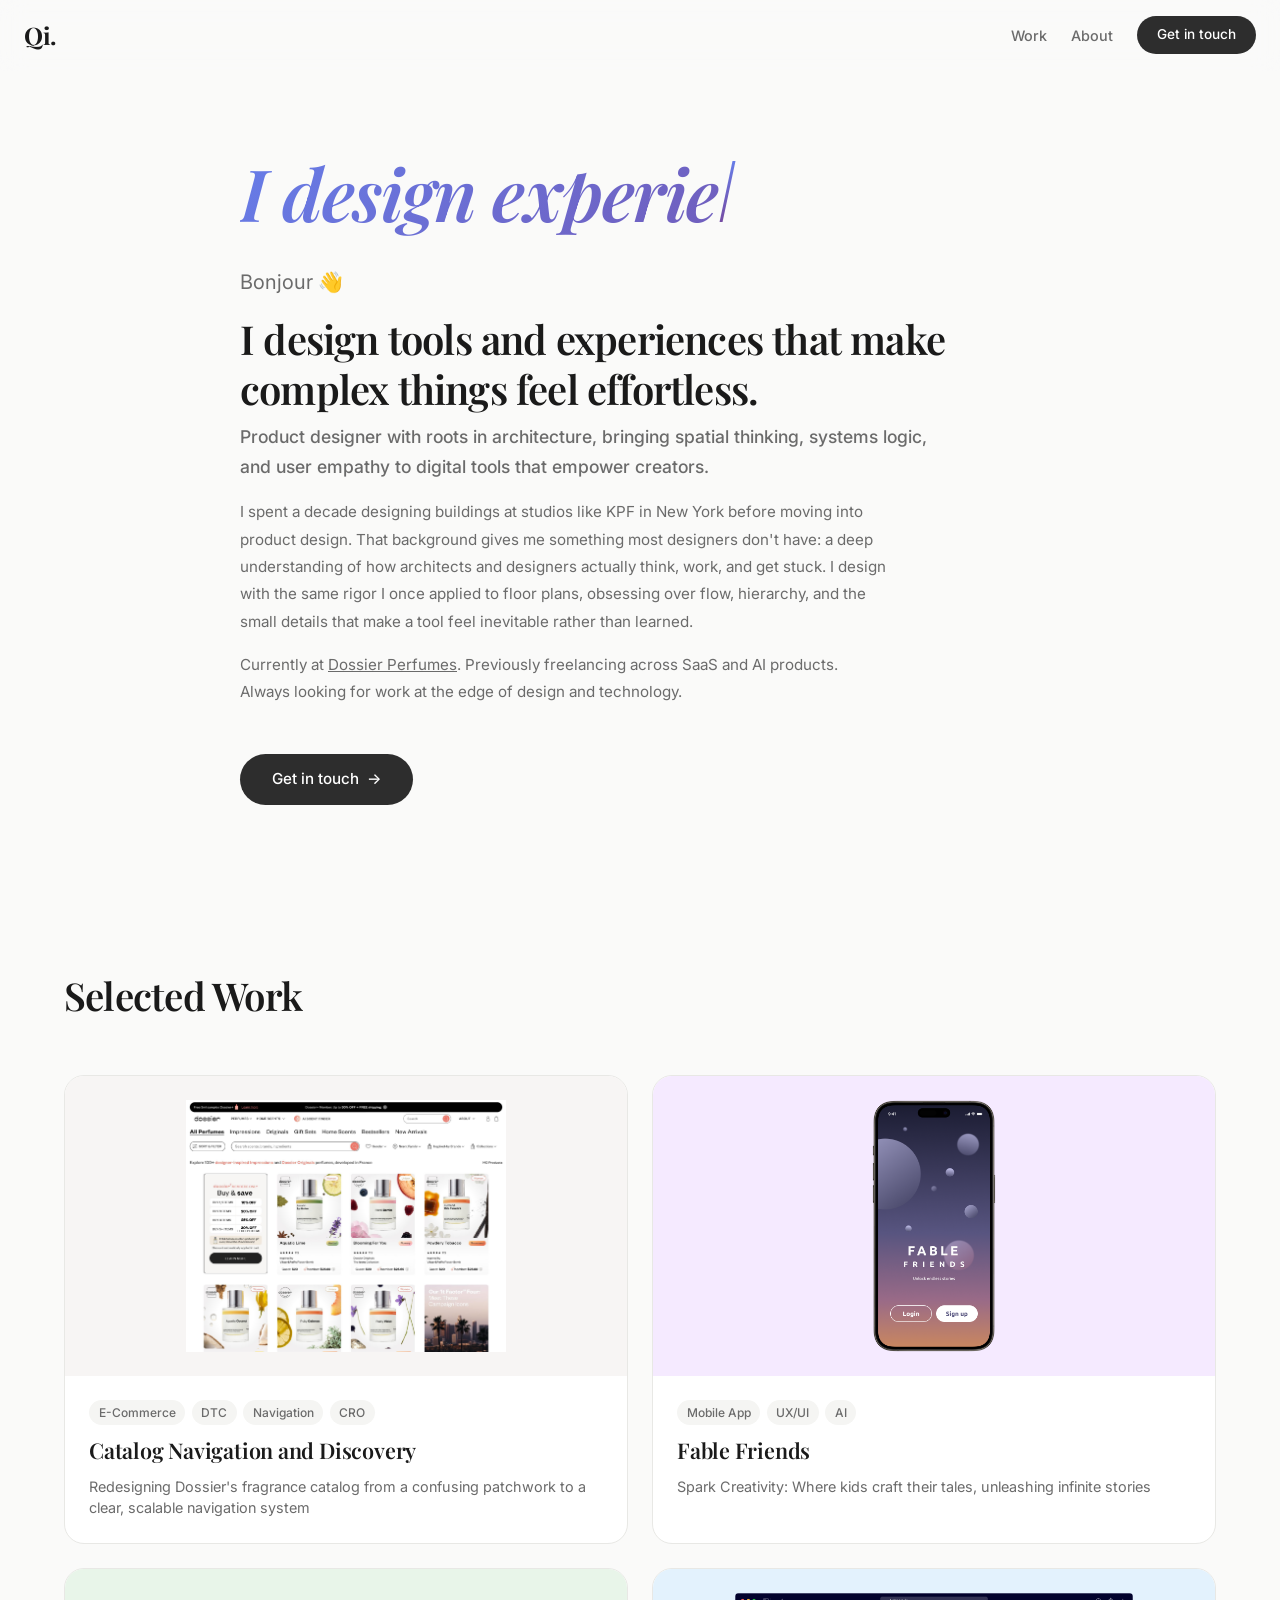
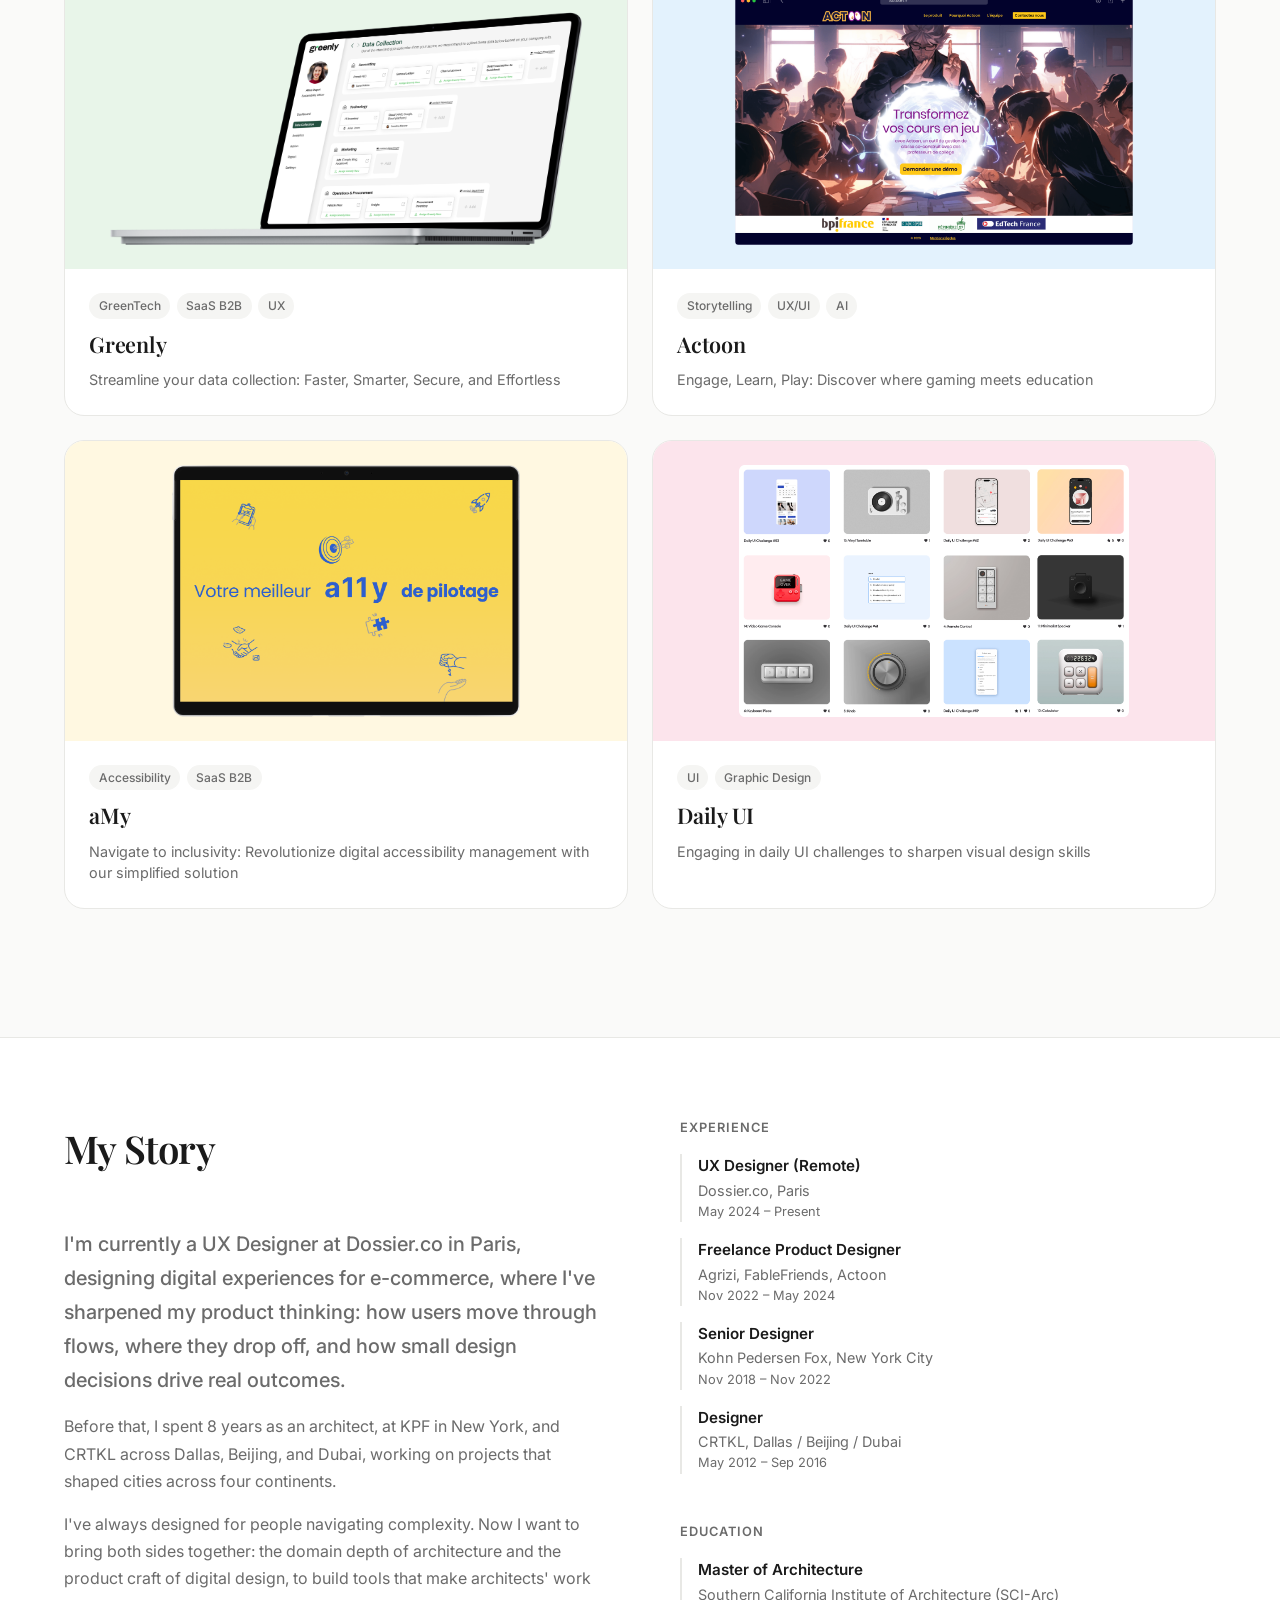
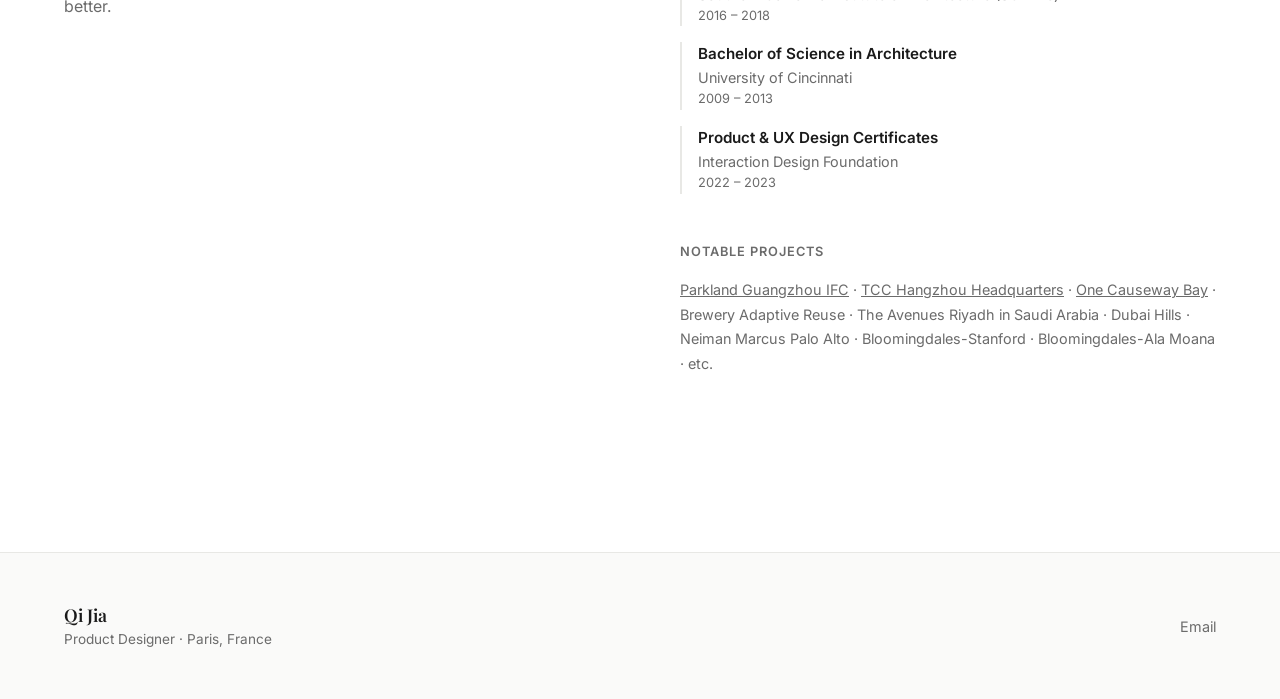
<file: index.html>
<!DOCTYPE html>
<html lang="en">
<head>
  <meta charset="UTF-8">
  <meta name="viewport" content="width=device-width, initial-scale=1.0">
  <title>Qi Jia — Product Designer</title>
  <meta name="description" content="I design tools and experiences that make complex things feel effortless.">
  <link rel="canonical" href="https://jiaqi0613.github.io/">
  <!-- Open Graph -->
  <meta property="og:type" content="website">
  <meta property="og:url" content="https://jiaqi0613.github.io/">
  <meta property="og:title" content="Qi Jia — Product Designer">
  <meta property="og:description" content="I design tools and experiences that make complex things feel effortless.">
  <!-- Twitter Card -->
  <meta name="twitter:card" content="summary">
  <meta name="twitter:title" content="Qi Jia — Product Designer">
  <meta name="twitter:description" content="I design tools and experiences that make complex things feel effortless.">
  <link rel="stylesheet" href="styles.css">
  <link rel="preconnect" href="https://fonts.googleapis.com">
  <link rel="preconnect" href="https://fonts.gstatic.com" crossorigin>
  <link href="https://fonts.googleapis.com/css2?family=Inter:wght@400;500;600&family=Playfair+Display:wght@500;600;700&display=swap" rel="stylesheet">
  <!-- Google Analytics -->
  <script async src="https://www.googletagmanager.com/gtag/js?id=G-H3Z3Y19K49"></script>
  <script>
    window.dataLayer = window.dataLayer || [];
    function gtag(){dataLayer.push(arguments);}
    gtag('js', new Date());
    gtag('config', 'G-H3Z3Y19K49');
  </script>
</head>
<body>
  <!-- Navigation -->
  <nav class="nav" id="nav">
    <a href="/" class="nav-logo">Qi.</a>
    <div class="nav-links">
      <a href="#work">Work</a>
      <a href="#about">About</a>
      <a href="mailto:jiaqi0613@gmail.com" class="nav-cta">Get in touch</a>
    </div>
  </nav>

  <!-- Hero -->
  <section class="hero">
    <div class="container">
      <p class="typewriter"><span class="typewriter__text"></span><span class="typewriter__cursor"></span></p>
      <p class="hero-greeting">Bonjour <span class="wave">&#128075;</span></p>
      <h1 class="hero-title">I design tools and experiences that make complex things feel effortless.</h1>
      <p class="hero-tagline">Product designer with roots in architecture, bringing spatial thinking, systems logic, and user empathy to digital tools that empower creators.</p>
      <p class="hero-body">I spent a decade designing buildings at studios like KPF in New York before moving into product design. That background gives me something most designers don't have: a deep understanding of how architects and designers actually think, work, and get stuck. I design with the same rigor I once applied to floor plans, obsessing over flow, hierarchy, and the small details that make a tool feel inevitable rather than learned.</p>
      <p class="hero-body">Currently at <a href="https://dossier.co/" target="_blank" rel="noopener" style="text-decoration: underline;">Dossier Perfumes</a>. Previously freelancing across SaaS and AI products. Always looking for work at the edge of design and technology.</p>
      <a href="mailto:jiaqi0613@gmail.com" class="btn">Get in touch <span>&rarr;</span></a>
    </div>
  </section>

  <!-- Work / Projects -->
  <section class="work" id="work">
    <div class="container">
      <h2 class="section-title">Selected Work</h2>
      <div class="projects-grid">

        <a href="projects/dossier-catalog.html" class="project-card project-card--large">
          <div class="project-card__image" style="background-color: #F7F5F4;">
            <img src="images/dossier-catalog/CAT-4.0.jpg" alt="Dossier catalog navigation redesign">
          </div>
          <div class="project-card__content">
            <div class="project-card__tags">
              <span>E-Commerce</span><span>DTC</span><span>Navigation</span><span>CRO</span>
            </div>
            <h3>Catalog Navigation and Discovery</h3>
            <p>Redesigning Dossier's fragrance catalog from a confusing patchwork to a clear, scalable navigation system</p>
          </div>
        </a>

        <a href="projects/fable-friends.html" class="project-card project-card--large">
          <div class="project-card__image" style="background-color: #F5EAFF;">
            <img src="images/fable-friends.png" alt="Fable Friends app mockup">
          </div>
          <div class="project-card__content">
            <div class="project-card__tags">
              <span>Mobile App</span><span>UX/UI</span><span>AI</span>
            </div>
            <h3>Fable Friends</h3>
            <p>Spark Creativity: Where kids craft their tales, unleashing infinite stories</p>
          </div>
        </a>

        <a href="projects/greenly.html" class="project-card project-card--large">
          <div class="project-card__image" style="background-color: #E8F5E9;">
            <img src="images/greenly.png" alt="Greenly dashboard on laptop">
          </div>
          <div class="project-card__content">
            <div class="project-card__tags">
              <span>GreenTech</span><span>SaaS B2B</span><span>UX</span>
            </div>
            <h3>Greenly</h3>
            <p>Streamline your data collection: Faster, Smarter, Secure, and Effortless</p>
          </div>
        </a>

        <a href="projects/actoon.html" class="project-card project-card--large">
          <div class="project-card__image" style="background-color: #E3F2FD;">
            <img src="images/actoon.png" alt="Actoon website screenshot">
          </div>
          <div class="project-card__content">
            <div class="project-card__tags">
              <span>Storytelling</span><span>UX/UI</span><span>AI</span>
            </div>
            <h3>Actoon</h3>
            <p>Engage, Learn, Play: Discover where gaming meets education</p>
          </div>
        </a>

        <a href="projects/amy.html" class="project-card project-card--large">
          <div class="project-card__image" style="background-color: #FFF8E1;">
            <img src="images/amy.png" alt="aMy accessibility tool on tablet">
          </div>
          <div class="project-card__content">
            <div class="project-card__tags">
              <span>Accessibility</span><span>SaaS B2B</span>
            </div>
            <h3>aMy</h3>
            <p>Navigate to inclusivity: Revolutionize digital accessibility management with our simplified solution</p>
          </div>
        </a>

        <a href="projects/daily-ui.html" class="project-card project-card--large">
          <div class="project-card__image" style="background-color: #FCE4EC;">
            <img src="images/daily-ui.png" alt="Daily UI challenge designs grid">
          </div>
          <div class="project-card__content">
            <div class="project-card__tags">
              <span>UI</span><span>Graphic Design</span>
            </div>
            <h3>Daily UI</h3>
            <p>Engaging in daily UI challenges to sharpen visual design skills</p>
          </div>
        </a>

      </div>
    </div>
  </section>

  <!-- About -->
  <section class="about" id="about">
    <div class="container">
      <div class="about-grid">
        <div class="about-text">
          <h2 class="section-title">My Story</h2>
          <p class="about-lead">I'm currently a UX Designer at Dossier.co in Paris, designing digital experiences for e-commerce, where I've sharpened my product thinking: how users move through flows, where they drop off, and how small design decisions drive real outcomes.</p>
          <p>Before that, I spent 8 years as an architect, at KPF in New York, and CRTKL across Dallas, Beijing, and Dubai, working on projects that shaped cities across four continents.</p>
          <p>I've always designed for people navigating complexity. Now I want to bring both sides together: the domain depth of architecture and the product craft of digital design, to build tools that make architects' work better.</p>
        </div>
        <div class="about-details">
          <div class="experience-block">
            <h3>Experience</h3>
            <div class="experience-item">
              <span class="experience-role">UX Designer (Remote)</span>
              <span class="experience-company">Dossier.co, Paris</span>
              <span class="experience-date">May 2024 – Present</span>
            </div>
            <div class="experience-item">
              <span class="experience-role">Freelance Product Designer</span>
              <span class="experience-company">Agrizi, FableFriends, Actoon</span>
              <span class="experience-date">Nov 2022 – May 2024</span>
            </div>
            <div class="experience-item">
              <span class="experience-role">Senior Designer</span>
              <span class="experience-company">Kohn Pedersen Fox, New York City</span>
              <span class="experience-date">Nov 2018 – Nov 2022</span>
            </div>
            <div class="experience-item">
              <span class="experience-role">Designer</span>
              <span class="experience-company">CRTKL, Dallas / Beijing / Dubai</span>
              <span class="experience-date">May 2012 – Sep 2016</span>
            </div>
          </div>
          <div class="experience-block">
            <h3>Education</h3>
            <div class="experience-item">
              <span class="experience-role">Master of Architecture</span>
              <span class="experience-company">Southern California Institute of Architecture (SCI-Arc)</span>
              <span class="experience-date">2016 – 2018</span>
            </div>
            <div class="experience-item">
              <span class="experience-role">Bachelor of Science in Architecture</span>
              <span class="experience-company">University of Cincinnati</span>
              <span class="experience-date">2009 – 2013</span>
            </div>
            <div class="experience-item">
              <span class="experience-role">Product &amp; UX Design Certificates</span>
              <span class="experience-company">Interaction Design Foundation</span>
              <span class="experience-date">2022 – 2023</span>
            </div>
          </div>
          <div class="experience-block">
            <h3>Notable Projects</h3>
            <p class="notable-projects"><a href="https://www.kpf.com/project/guangzhou-one-pengrui" target="_blank" rel="noopener">Parkland Guangzhou IFC</a> &middot; <a href="https://www.kpf.com/project/tcc-hangzhou" target="_blank" rel="noopener">TCC Hangzhou Headquarters</a> &middot; <a href="https://www.kpf.com/project/one-causeway-bay" target="_blank" rel="noopener">One Causeway Bay</a> &middot; Brewery Adaptive Reuse &middot; The Avenues Riyadh in Saudi Arabia &middot; Dubai Hills &middot; Neiman Marcus Palo Alto &middot; Bloomingdales-Stanford &middot; Bloomingdales-Ala Moana &middot; etc.</p>
          </div>
        </div>
      </div>
    </div>
  </section>

  <!-- Footer -->
  <footer class="footer">
    <div class="container footer-inner">
      <div>
        <p class="footer-name">Qi Jia</p>
        <p class="footer-role">Product Designer &middot; Paris, France</p>
      </div>
      <div class="footer-links">
        <a href="mailto:jiaqi0613@gmail.com">Email</a>
      </div>
    </div>
  </footer>

  <script src="script.js"></script>
</body>
</html>
</file>
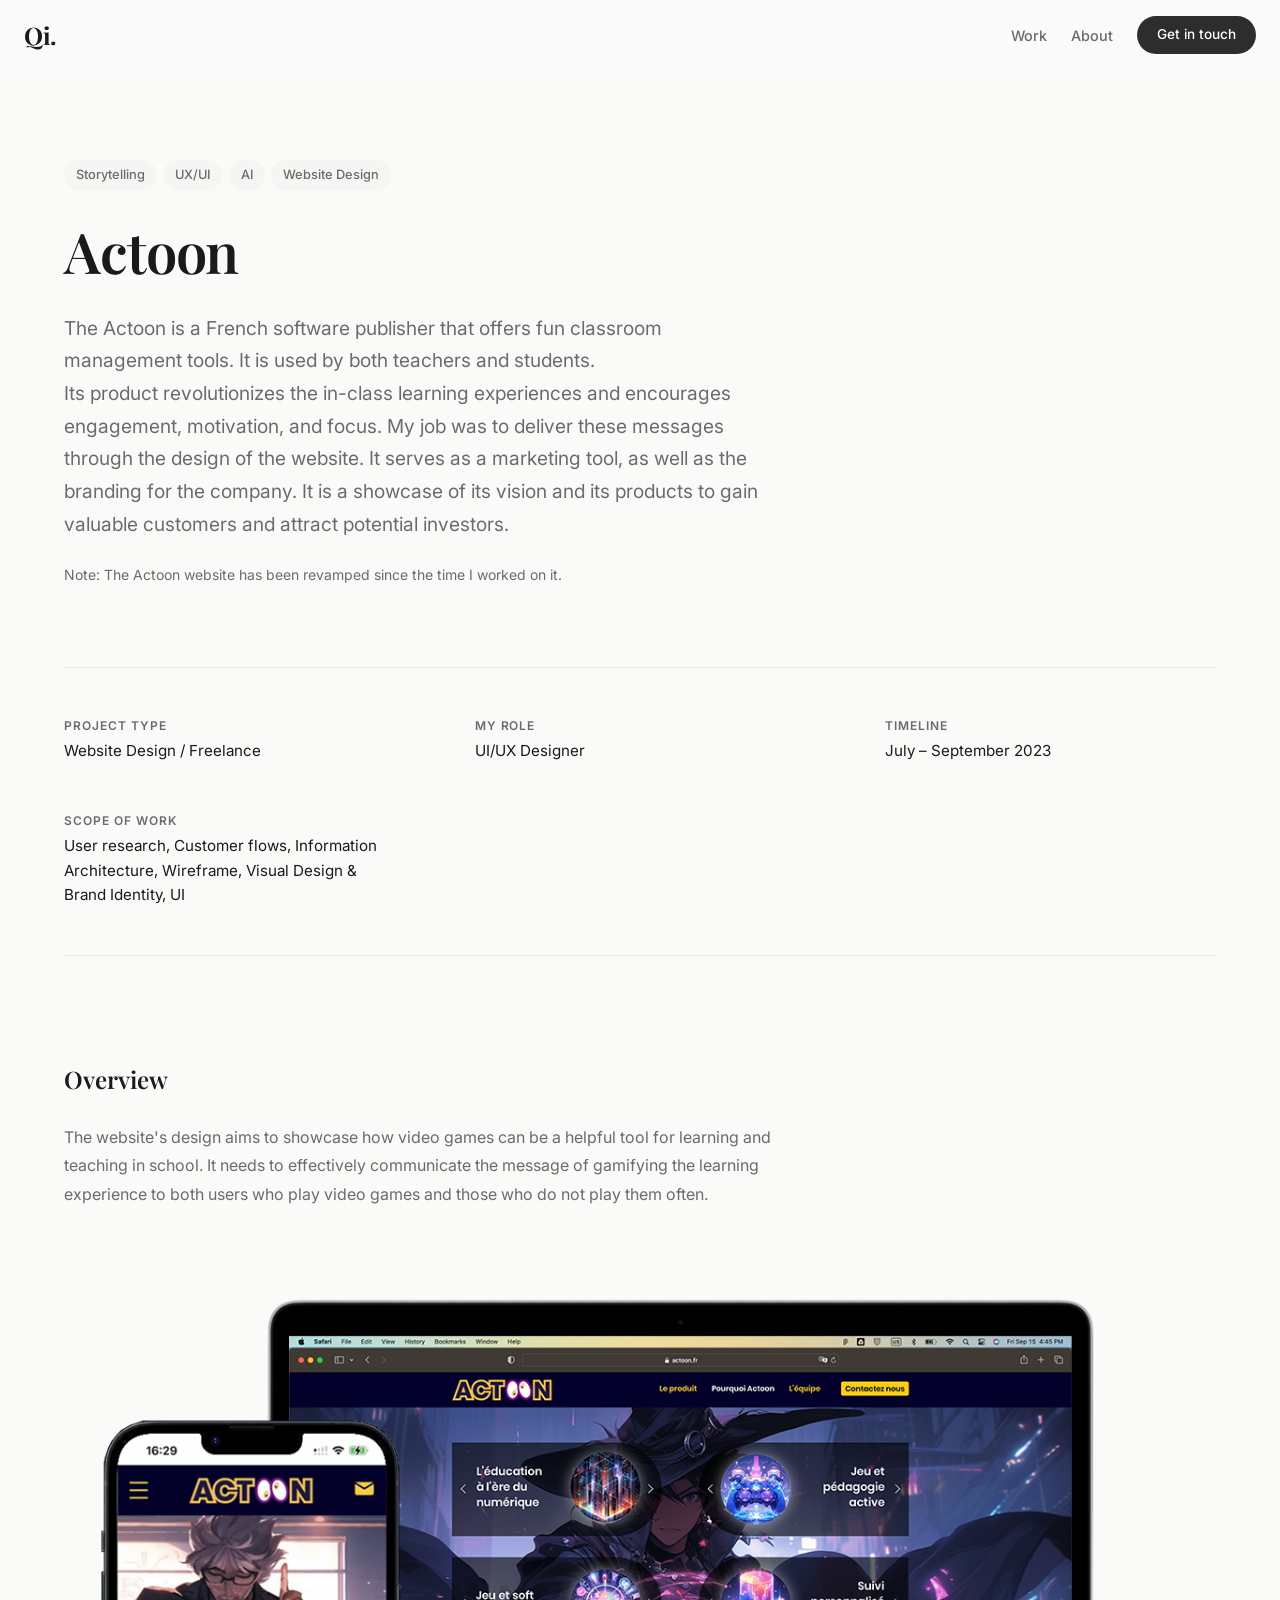
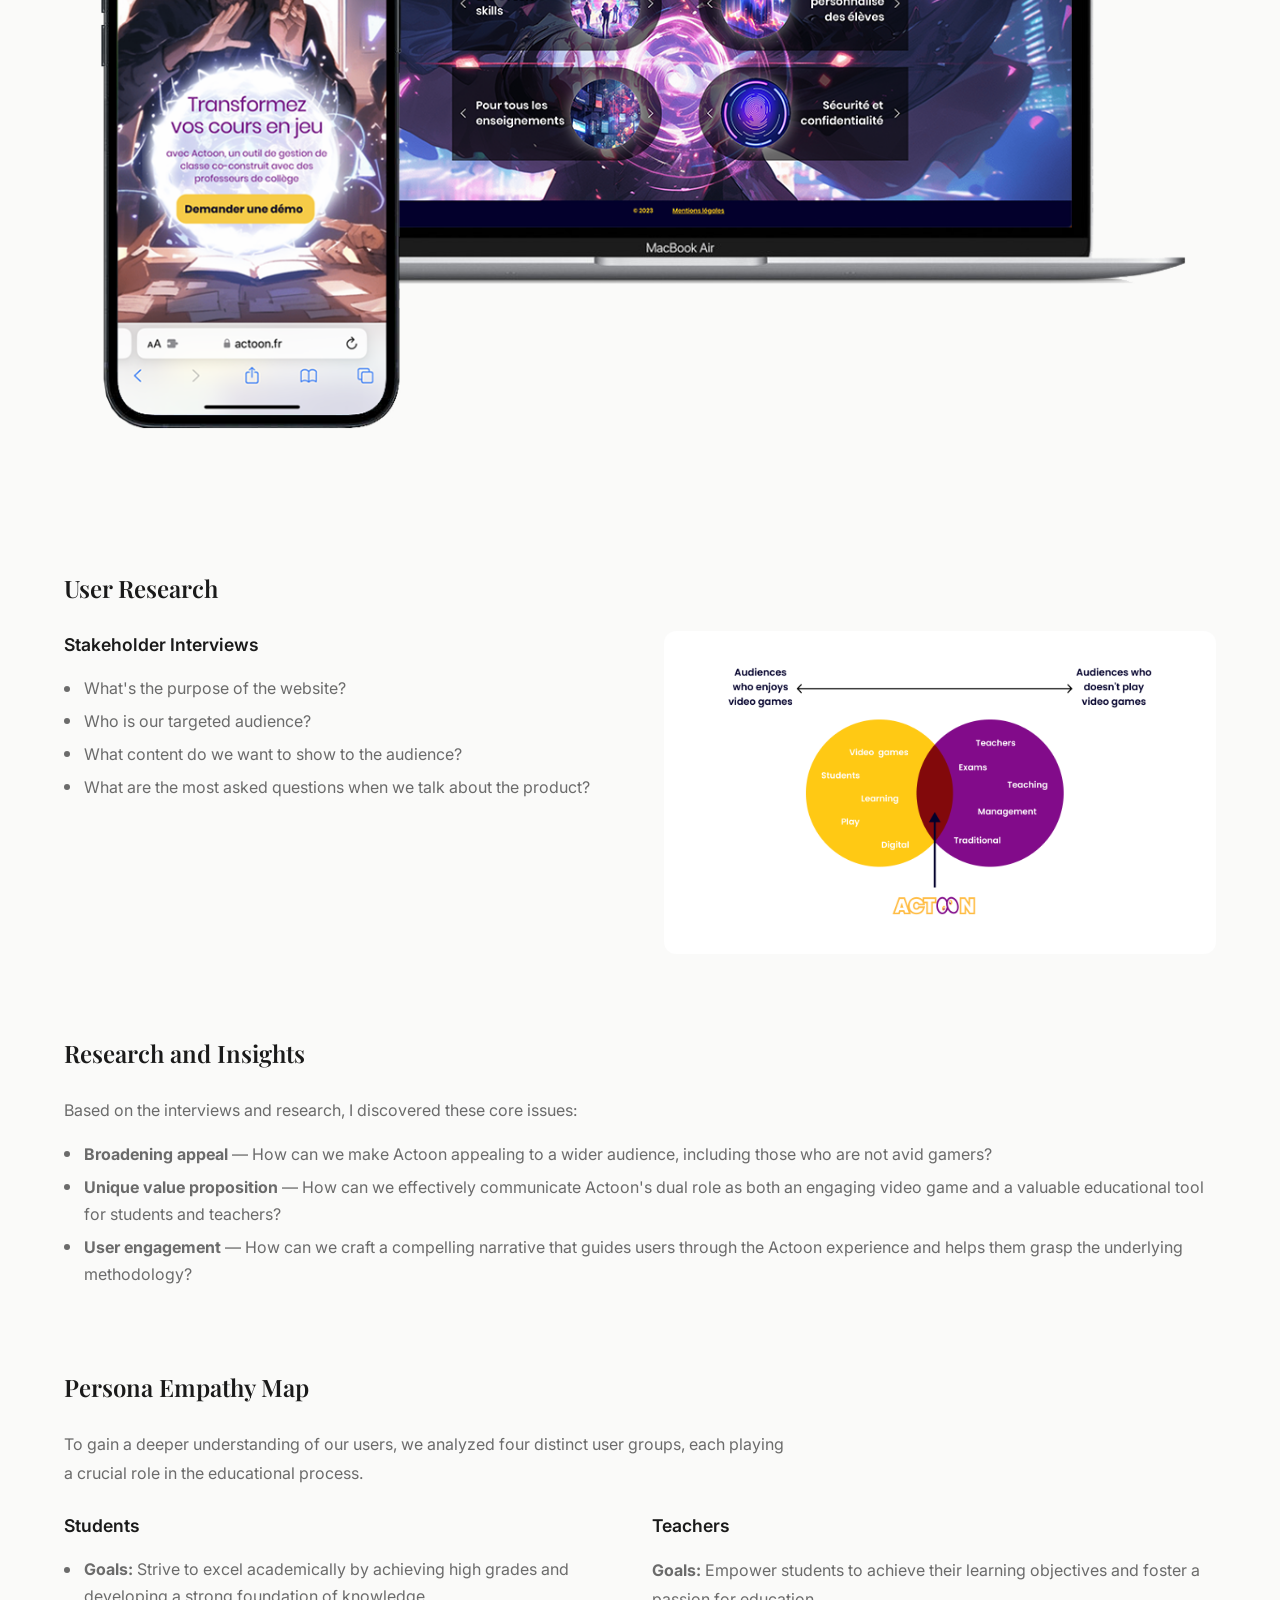
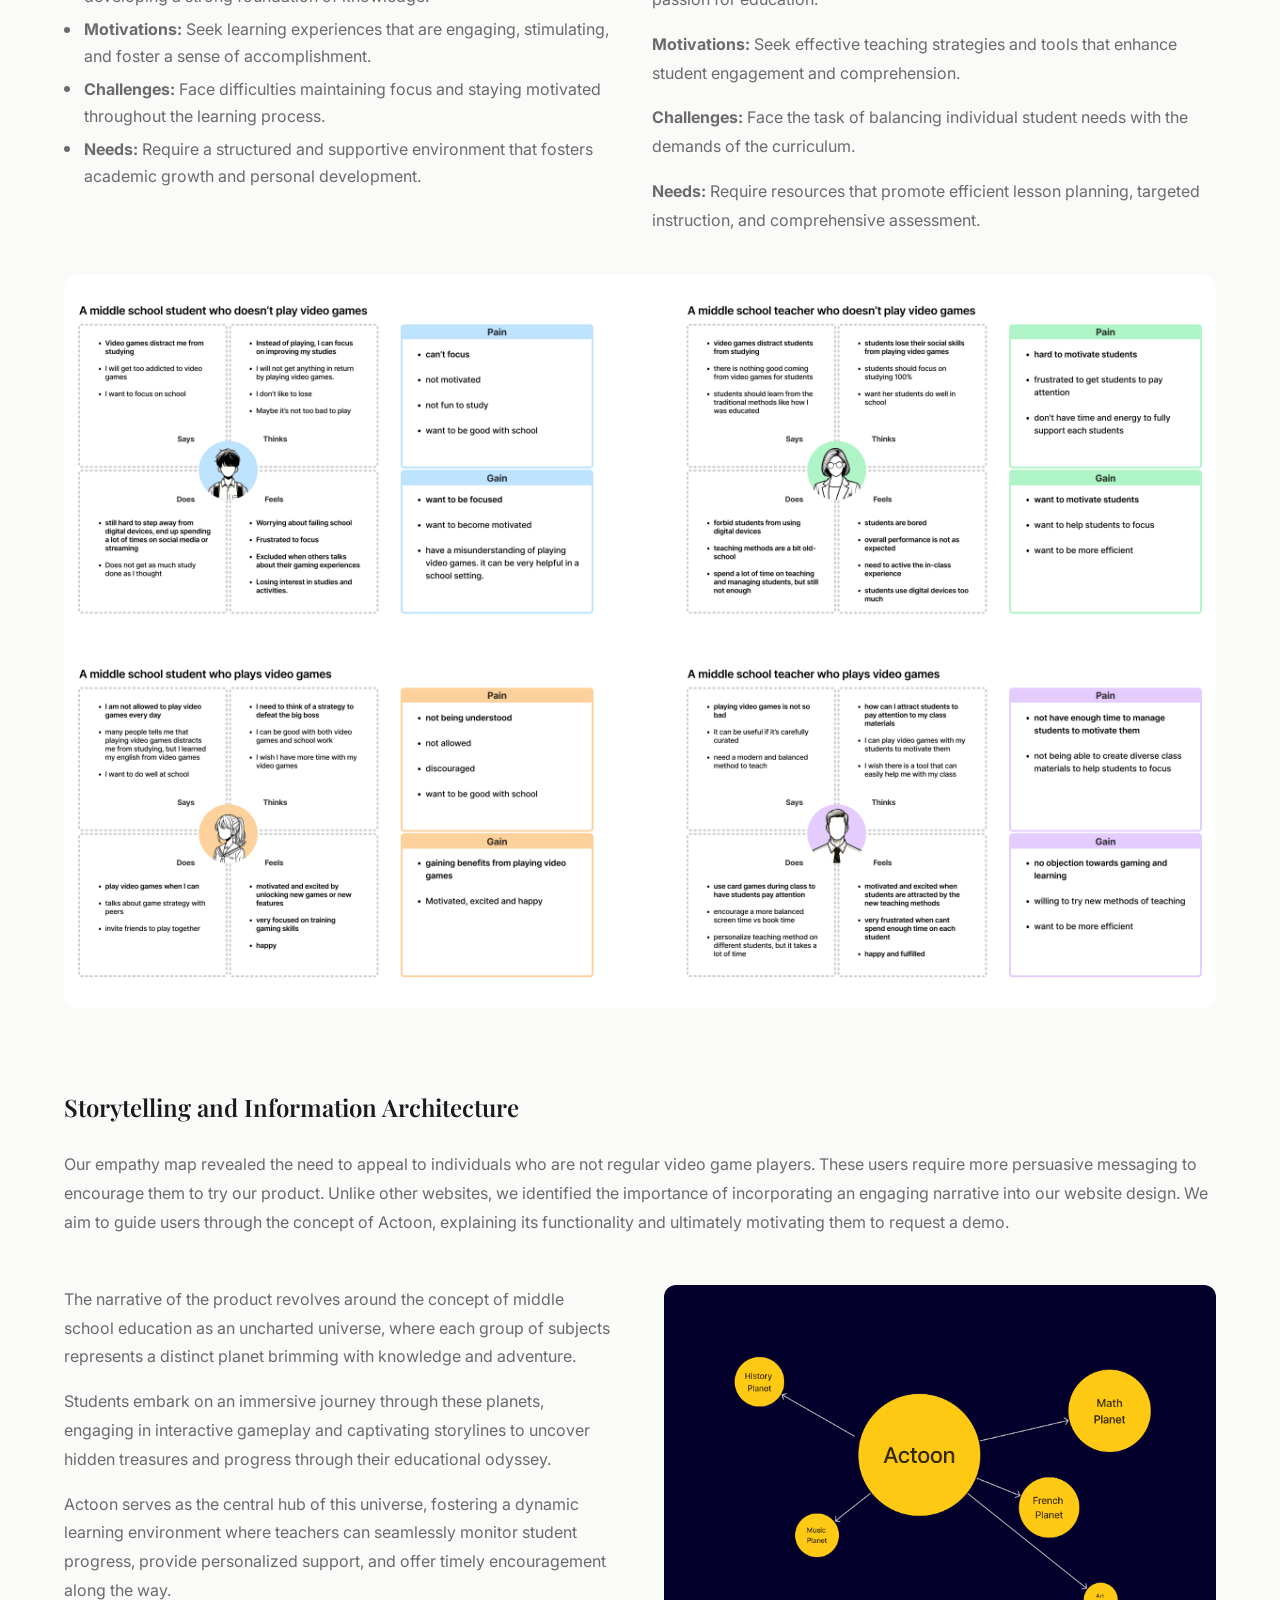
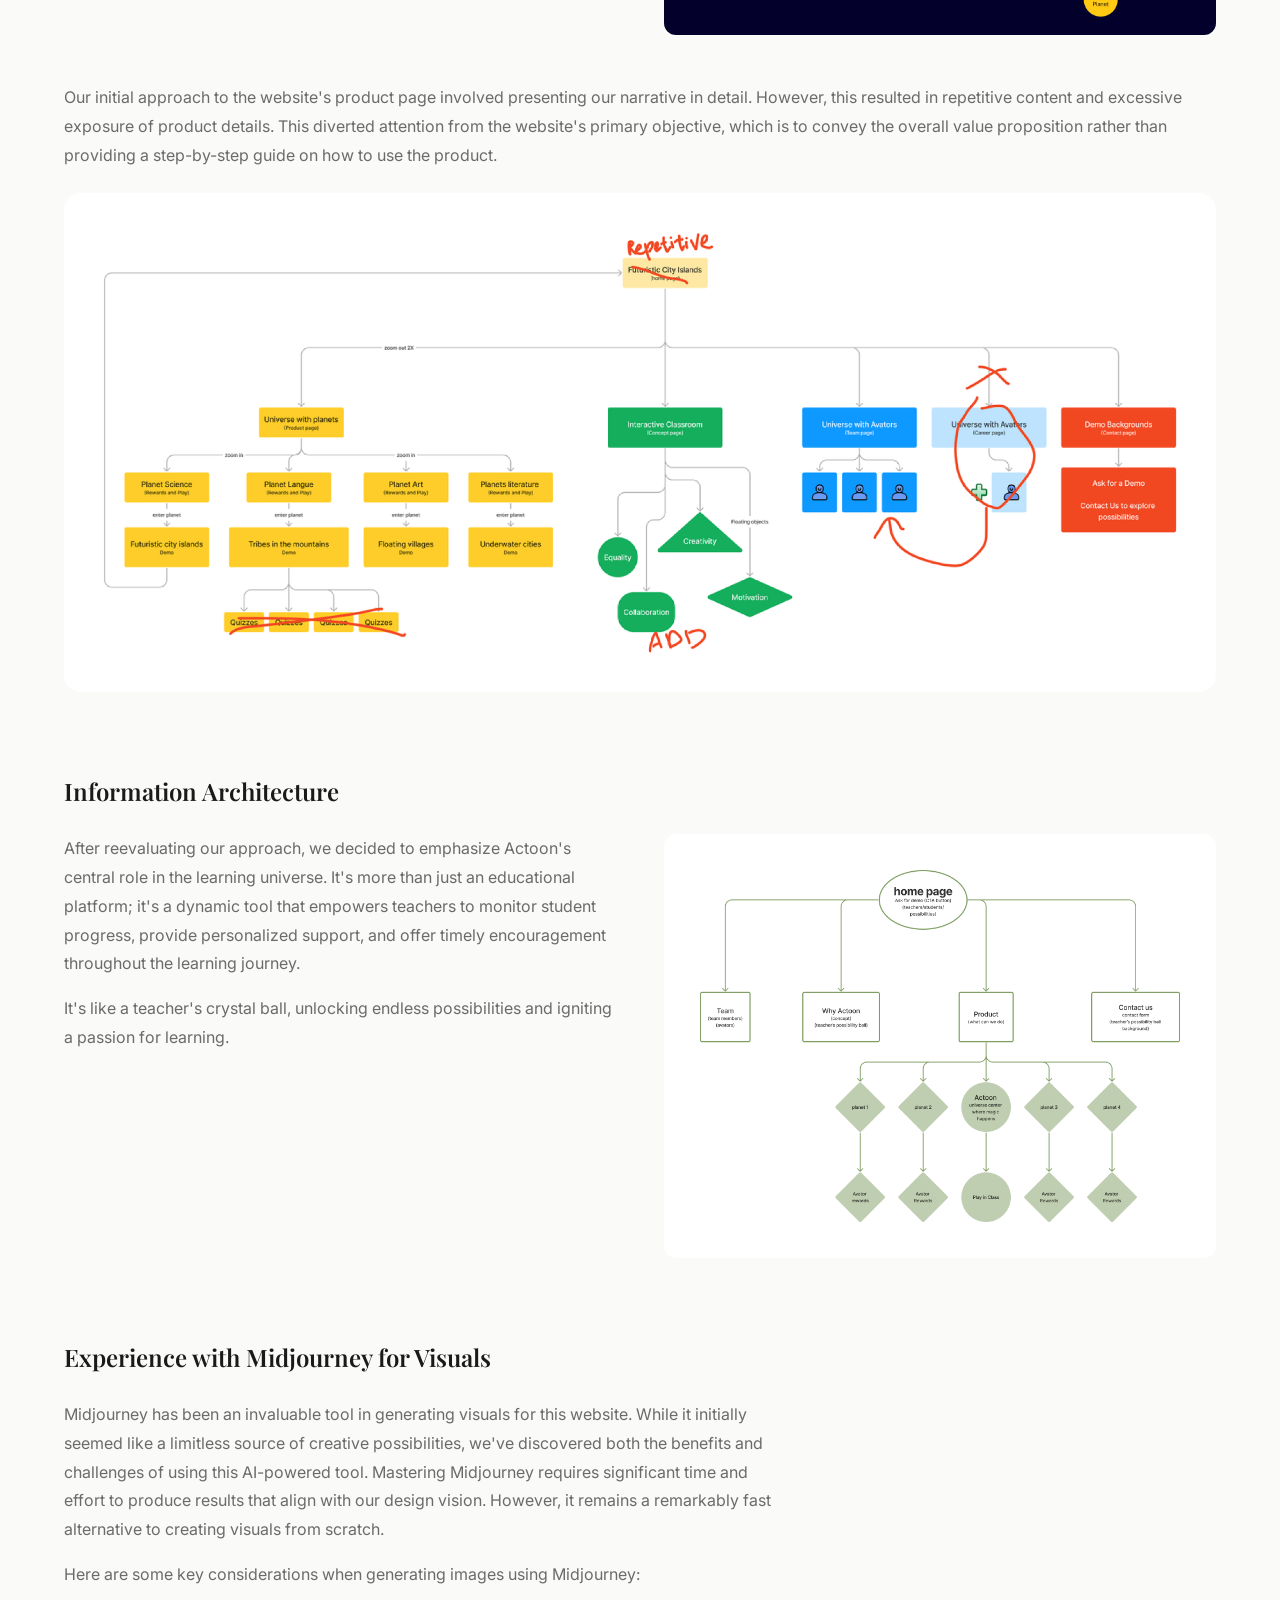
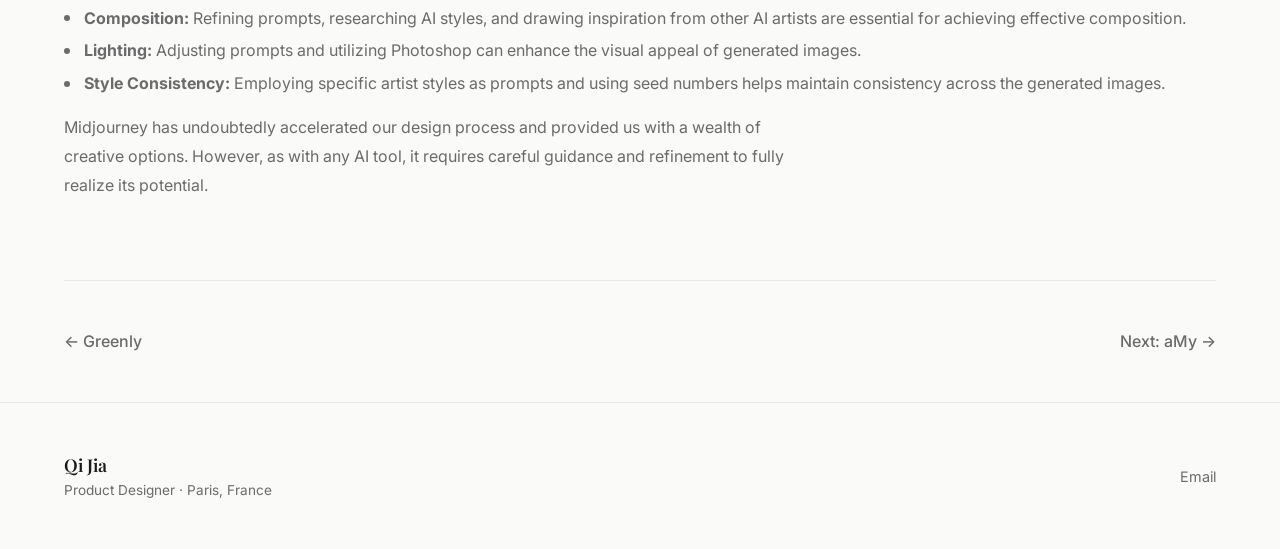
<file: projects/actoon.html>
<!DOCTYPE html>
<html lang="en">
<head>
  <meta charset="UTF-8">
  <meta name="viewport" content="width=device-width, initial-scale=1.0">
  <title>Actoon — Qi Jia</title>
  <meta name="description" content="I design tools and experiences that make complex things feel effortless.">
  <link rel="canonical" href="https://jiaqi0613.github.io/projects/actoon.html">
  <!-- Open Graph -->
  <meta property="og:type" content="website">
  <meta property="og:url" content="https://jiaqi0613.github.io/projects/actoon.html">
  <meta property="og:title" content="Actoon — Qi Jia">
  <meta property="og:description" content="I design tools and experiences that make complex things feel effortless.">
  <!-- Twitter Card -->
  <meta name="twitter:card" content="summary">
  <meta name="twitter:title" content="Actoon — Qi Jia">
  <meta name="twitter:description" content="I design tools and experiences that make complex things feel effortless.">
  <link rel="stylesheet" href="../styles.css">
  <link rel="preconnect" href="https://fonts.googleapis.com">
  <link rel="preconnect" href="https://fonts.gstatic.com" crossorigin>
  <link href="https://fonts.googleapis.com/css2?family=Inter:wght@400;500;600&family=Playfair+Display:wght@500;600;700&display=swap" rel="stylesheet">
  <!-- Google Analytics -->
  <script async src="https://www.googletagmanager.com/gtag/js?id=G-H3Z3Y19K49"></script>
  <script>
    window.dataLayer = window.dataLayer || [];
    function gtag(){dataLayer.push(arguments);}
    gtag('js', new Date());
    gtag('config', 'G-H3Z3Y19K49');
  </script>
</head>
<body>
  <nav class="nav" id="nav">
    <a href="../index.html" class="nav-logo">Qi.</a>
    <div class="nav-links">
      <a href="../index.html#work">Work</a>
      <a href="../index.html#about">About</a>
      <a href="mailto:jiaqi0613@gmail.com" class="nav-cta">Get in touch</a>
    </div>
  </nav>

  <section class="project-hero">
    <div class="container">
      <div class="project-hero__tags">
        <span>Storytelling</span><span>UX/UI</span><span>AI</span><span>Website Design</span>
      </div>
      <h1>Actoon</h1>
      <p class="project-hero__description">The Actoon is a French software publisher that offers fun classroom management tools. It is used by both teachers and students.</p>
      <p class="project-hero__description">Its product revolutionizes the in-class learning experiences and encourages engagement, motivation, and focus. My job was to deliver these messages through the design of the website. It serves as a marketing tool, as well as the branding for the company. It is a showcase of its vision and its products to gain valuable customers and attract potential investors.</p>
      <p style="font-size: 0.875rem; color: var(--color-text-secondary); margin-top: var(--space-md);">Note: The Actoon website has been revamped since the time I worked on it.</p>

      <dl class="project-meta">
        <div>
          <dt>Project Type</dt>
          <dd>Website Design / Freelance</dd>
        </div>
        <div>
          <dt>My Role</dt>
          <dd>UI/UX Designer</dd>
        </div>
        <div>
          <dt>Timeline</dt>
          <dd>July – September 2023</dd>
        </div>
        <div>
          <dt>Scope of Work</dt>
          <dd>User research, Customer flows, Information Architecture, Wireframe, Visual Design & Brand Identity, UI</dd>
        </div>
      </dl>
    </div>
  </section>

  <section class="container">

    <div class="project-section">
      <h2>Overview</h2>
      <p>The website's design aims to showcase how video games can be a helpful tool for learning and teaching in school. It needs to effectively communicate the message of gamifying the learning experience to both users who play video games and those who do not play them often.</p>
      <figure class="project-image">
        <img src="../images/actoon/refurb-macbook-air-silver-m1-202010_copy.png" alt="Actoon website on laptop and mobile">
      </figure>
    </div>

    <div class="project-section">
      <h2>User Research</h2>
      <div class="section-with-aside section-with-aside--wide">
        <div class="section-with-aside__content">
          <h3>Stakeholder Interviews</h3>
          <ul>
            <li>What's the purpose of the website?</li>
            <li>Who is our targeted audience?</li>
            <li>What content do we want to show to the audience?</li>
            <li>What are the most asked questions when we talk about the product?</li>
          </ul>
        </div>
        <figure class="project-image" style="margin: 0;">
          <img src="../images/actoon/Actoon_insights.png" alt="Venn diagram — bridging gaming audiences and non-gaming audiences">
        </figure>
      </div>
    </div>

    <div class="project-section">
      <h2>Research and Insights</h2>
      <p>Based on the interviews and research, I discovered these core issues:</p>
      <ul>
        <li><strong>Broadening appeal</strong> — How can we make Actoon appealing to a wider audience, including those who are not avid gamers?</li>
        <li><strong>Unique value proposition</strong> — How can we effectively communicate Actoon's dual role as both an engaging video game and a valuable educational tool for students and teachers?</li>
        <li><strong>User engagement</strong> — How can we craft a compelling narrative that guides users through the Actoon experience and helps them grasp the underlying methodology?</li>
      </ul>
    </div>

    <div class="project-section">
      <h2>Persona Empathy Map</h2>
      <p>To gain a deeper understanding of our users, we analyzed four distinct user groups, each playing a crucial role in the educational process.</p>

      <div class="project-image-grid">
        <div>
          <h3>Students</h3>
          <ul>
            <li><strong>Goals:</strong> Strive to excel academically by achieving high grades and developing a strong foundation of knowledge.</li>
            <li><strong>Motivations:</strong> Seek learning experiences that are engaging, stimulating, and foster a sense of accomplishment.</li>
            <li><strong>Challenges:</strong> Face difficulties maintaining focus and staying motivated throughout the learning process.</li>
            <li><strong>Needs:</strong> Require a structured and supportive environment that fosters academic growth and personal development.</li>
          </ul>
        </div>
        <div>
          <h3>Teachers</h3>
          <p><strong>Goals:</strong> Empower students to achieve their learning objectives and foster a passion for education.</p>
          <p><strong>Motivations:</strong> Seek effective teaching strategies and tools that enhance student engagement and comprehension.</p>
          <p><strong>Challenges:</strong> Face the task of balancing individual student needs with the demands of the curriculum.</p>
          <p><strong>Needs:</strong> Require resources that promote efficient lesson planning, targeted instruction, and comprehensive assessment.</p>
        </div>
      </div>

      <figure class="project-image">
        <img src="../images/actoon/Persona_Actoon.png" alt="Empathy maps for four user groups — students and teachers who play and don't play video games">
      </figure>
    </div>

    <div class="project-section">
      <h2>Storytelling and Information Architecture</h2>
      <p style="max-width: none;">Our empathy map revealed the need to appeal to individuals who are not regular video game players. These users require more persuasive messaging to encourage them to try our product. Unlike other websites, we identified the importance of incorporating an engaging narrative into our website design. We aim to guide users through the concept of Actoon, explaining its functionality and ultimately motivating them to request a demo.</p>
      <div class="section-with-aside section-with-aside--wide" style="margin-top: var(--space-lg); margin-bottom: var(--space-lg);">
        <div class="section-with-aside__content">
          <p>The narrative of the product revolves around the concept of middle school education as an uncharted universe, where each group of subjects represents a distinct planet brimming with knowledge and adventure.</p>
          <p>Students embark on an immersive journey through these planets, engaging in interactive gameplay and captivating storylines to uncover hidden treasures and progress through their educational odyssey.</p>
          <p>Actoon serves as the central hub of this universe, fostering a dynamic learning environment where teachers can seamlessly monitor student progress, provide personalized support, and offer timely encouragement along the way.</p>
        </div>
        <figure class="project-image" style="margin: 0;">
          <img src="../images/actoon/Actoon_concept.png" alt="Actoon universe concept — subject planets orbiting around the Actoon hub">
        </figure>
      </div>

      <p style="max-width: none;">Our initial approach to the website's product page involved presenting our narrative in detail. However, this resulted in repetitive content and excessive exposure of product details. This diverted attention from the website's primary objective, which is to convey the overall value proposition rather than providing a step-by-step guide on how to use the product.</p>

      <figure class="project-image">
        <img src="../images/actoon/Container.png" alt="Initial information architecture — annotated with iteration notes">
      </figure>
    </div>

    <div class="project-section">
      <h2>Information Architecture</h2>
      <div class="section-with-aside section-with-aside--wide">
        <div class="section-with-aside__content">
          <p>After reevaluating our approach, we decided to emphasize Actoon's central role in the learning universe. It's more than just an educational platform; it's a dynamic tool that empowers teachers to monitor student progress, provide personalized support, and offer timely encouragement throughout the learning journey.</p>
          <p>It's like a teacher's crystal ball, unlocking endless possibilities and igniting a passion for learning.</p>
        </div>
        <figure class="project-image" style="margin: 0;">
          <img src="../images/actoon/Actoon_IA.png" alt="Revised information architecture — home page, team, why Actoon, product, and contact">
        </figure>
      </div>
    </div>

    <div class="project-section">
      <h2>Experience with Midjourney for Visuals</h2>
      <p>Midjourney has been an invaluable tool in generating visuals for this website. While it initially seemed like a limitless source of creative possibilities, we've discovered both the benefits and challenges of using this AI-powered tool. Mastering Midjourney requires significant time and effort to produce results that align with our design vision. However, it remains a remarkably fast alternative to creating visuals from scratch.</p>
      <p>Here are some key considerations when generating images using Midjourney:</p>
      <ul>
        <li><strong>Composition:</strong> Refining prompts, researching AI styles, and drawing inspiration from other AI artists are essential for achieving effective composition.</li>
        <li><strong>Lighting:</strong> Adjusting prompts and utilizing Photoshop can enhance the visual appeal of generated images.</li>
        <li><strong>Style Consistency:</strong> Employing specific artist styles as prompts and using seed numbers helps maintain consistency across the generated images.</li>
      </ul>
      <p>Midjourney has undoubtedly accelerated our design process and provided us with a wealth of creative options. However, as with any AI tool, it requires careful guidance and refinement to fully realize its potential.</p>
    </div>

    <nav class="project-nav">
      <a href="greenly.html">&larr; Greenly</a>
      <a href="amy.html">Next: aMy &rarr;</a>
    </nav>
  </section>

  <footer class="footer">
    <div class="container footer-inner">
      <div>
        <p class="footer-name">Qi Jia</p>
        <p class="footer-role">Product Designer &middot; Paris, France</p>
      </div>
      <div class="footer-links">
        <a href="mailto:jiaqi0613@gmail.com">Email</a>
      </div>
    </div>
  </footer>

  <script src="../script.js"></script>
</body>
</html>
</file>
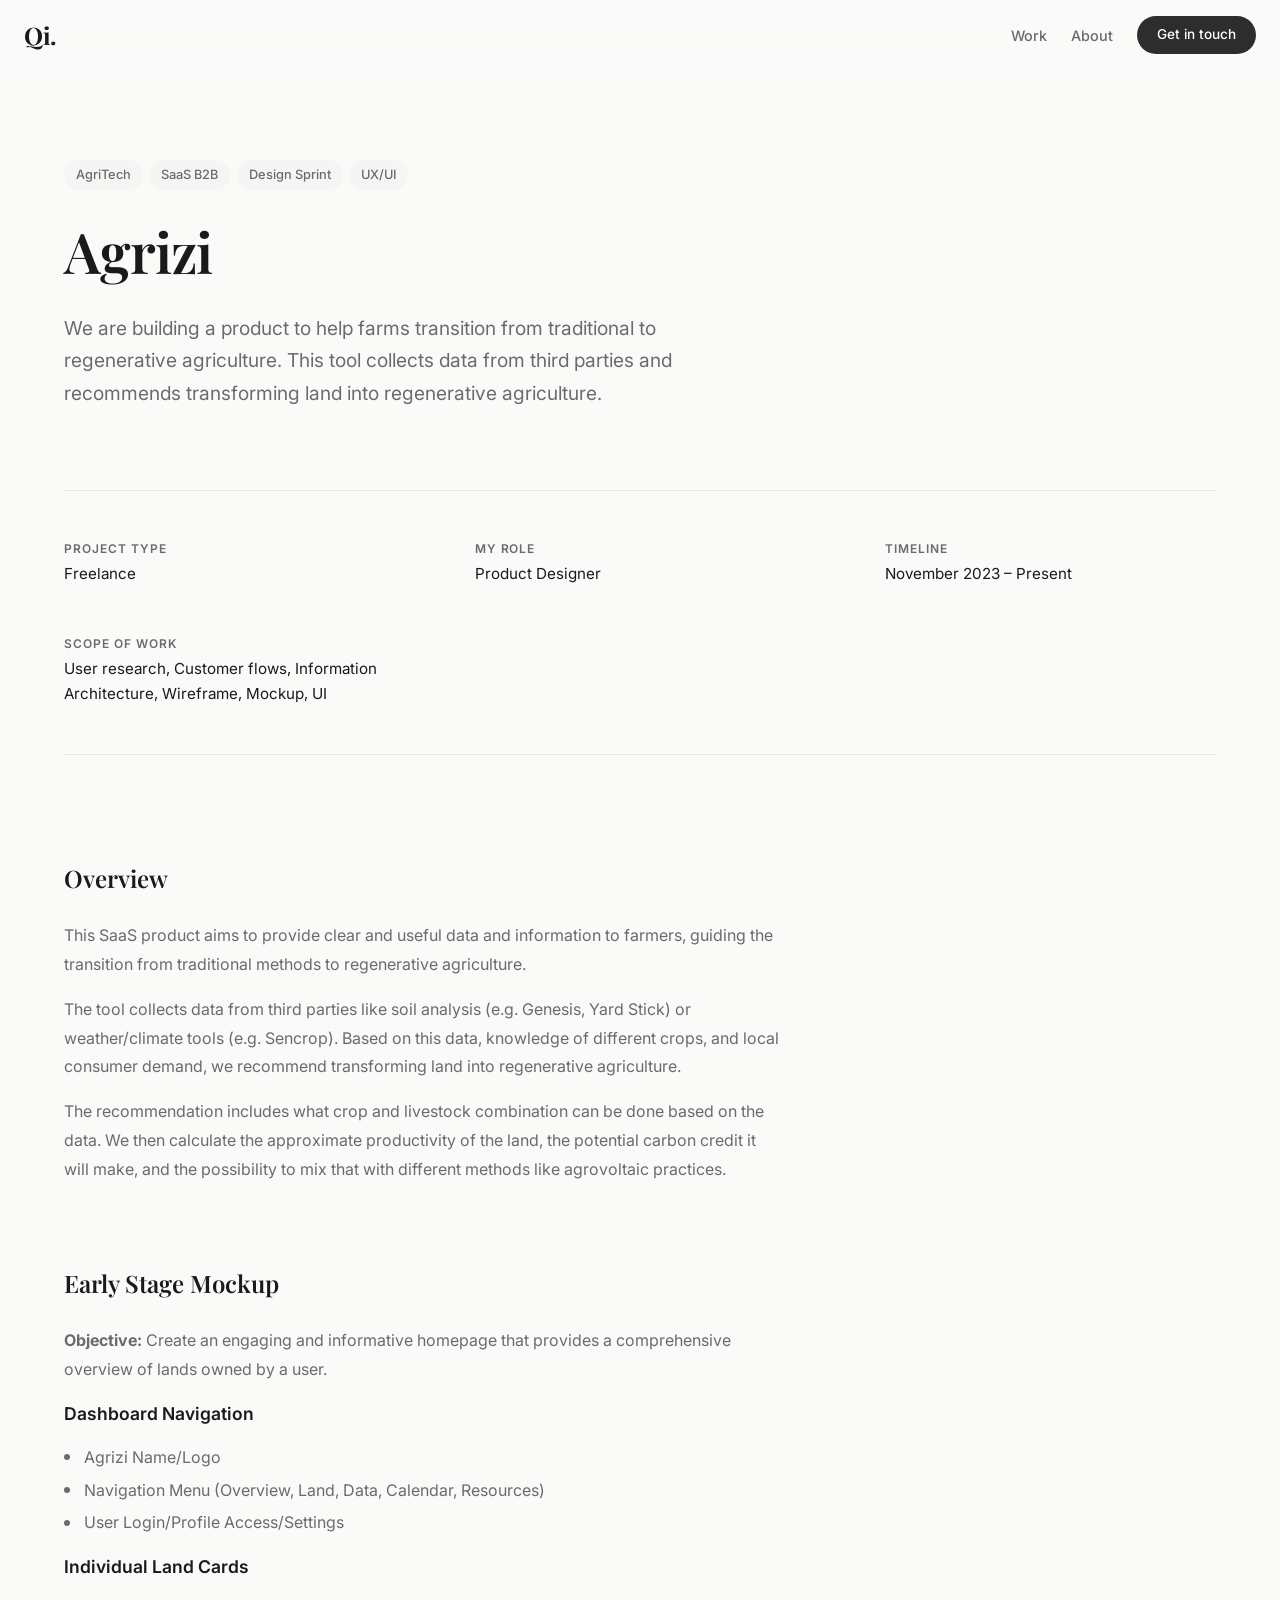
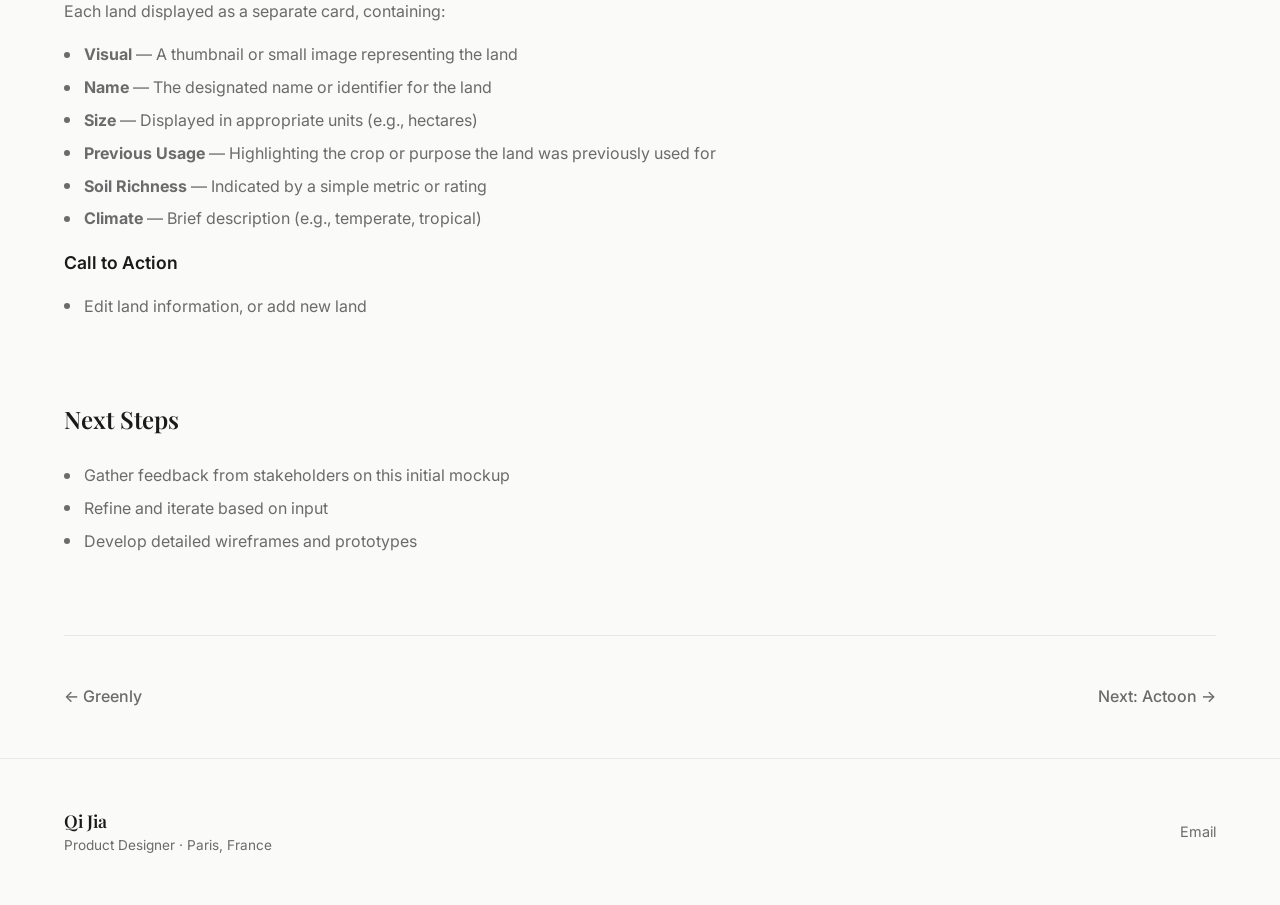
<file: projects/agrizi.html>
<!DOCTYPE html>
<html lang="en">
<head>
  <meta charset="UTF-8">
  <meta name="viewport" content="width=device-width, initial-scale=1.0">
  <title>Agrizi — Qi Jia</title>
  <meta name="description" content="I design tools and experiences that make complex things feel effortless.">
  <link rel="canonical" href="https://jiaqi0613.github.io/projects/agrizi.html">
  <!-- Open Graph -->
  <meta property="og:type" content="website">
  <meta property="og:url" content="https://jiaqi0613.github.io/projects/agrizi.html">
  <meta property="og:title" content="Agrizi — Qi Jia">
  <meta property="og:description" content="I design tools and experiences that make complex things feel effortless.">
  <!-- Twitter Card -->
  <meta name="twitter:card" content="summary">
  <meta name="twitter:title" content="Agrizi — Qi Jia">
  <meta name="twitter:description" content="I design tools and experiences that make complex things feel effortless.">
  <link rel="stylesheet" href="../styles.css">
  <link rel="preconnect" href="https://fonts.googleapis.com">
  <link rel="preconnect" href="https://fonts.gstatic.com" crossorigin>
  <link href="https://fonts.googleapis.com/css2?family=Inter:wght@400;500;600&family=Playfair+Display:wght@500;600;700&display=swap" rel="stylesheet">
  <!-- Google Analytics -->
  <script async src="https://www.googletagmanager.com/gtag/js?id=G-H3Z3Y19K49"></script>
  <script>
    window.dataLayer = window.dataLayer || [];
    function gtag(){dataLayer.push(arguments);}
    gtag('js', new Date());
    gtag('config', 'G-H3Z3Y19K49');
  </script>
</head>
<body>
  <nav class="nav" id="nav">
    <a href="../index.html" class="nav-logo">Qi.</a>
    <div class="nav-links">
      <a href="../index.html#work">Work</a>
      <a href="../index.html#about">About</a>
      <a href="mailto:jiaqi0613@gmail.com" class="nav-cta">Get in touch</a>
    </div>
  </nav>

  <section class="project-hero">
    <div class="container">
      <div class="project-hero__tags">
        <span>AgriTech</span><span>SaaS B2B</span><span>Design Sprint</span><span>UX/UI</span>
      </div>
      <h1>Agrizi</h1>
      <p class="project-hero__description">We are building a product to help farms transition from traditional to regenerative agriculture. This tool collects data from third parties and recommends transforming land into regenerative agriculture.</p>

      <dl class="project-meta">
        <div>
          <dt>Project Type</dt>
          <dd>Freelance</dd>
        </div>
        <div>
          <dt>My Role</dt>
          <dd>Product Designer</dd>
        </div>
        <div>
          <dt>Timeline</dt>
          <dd>November 2023 – Present</dd>
        </div>
        <div>
          <dt>Scope of Work</dt>
          <dd>User research, Customer flows, Information Architecture, Wireframe, Mockup, UI</dd>
        </div>
      </dl>
    </div>
  </section>

  <section class="container">
    <div class="project-section">
      <h2>Overview</h2>
      <p>This SaaS product aims to provide clear and useful data and information to farmers, guiding the transition from traditional methods to regenerative agriculture.</p>
      <p>The tool collects data from third parties like soil analysis (e.g. Genesis, Yard Stick) or weather/climate tools (e.g. Sencrop). Based on this data, knowledge of different crops, and local consumer demand, we recommend transforming land into regenerative agriculture.</p>
      <p>The recommendation includes what crop and livestock combination can be done based on the data. We then calculate the approximate productivity of the land, the potential carbon credit it will make, and the possibility to mix that with different methods like agrovoltaic practices.</p>
    </div>

    <div class="project-section">
      <h2>Early Stage Mockup</h2>
      <p><strong>Objective:</strong> Create an engaging and informative homepage that provides a comprehensive overview of lands owned by a user.</p>

      <h3>Dashboard Navigation</h3>
      <ul>
        <li>Agrizi Name/Logo</li>
        <li>Navigation Menu (Overview, Land, Data, Calendar, Resources)</li>
        <li>User Login/Profile Access/Settings</li>
      </ul>

      <h3>Individual Land Cards</h3>
      <p>Each land displayed as a separate card, containing:</p>
      <ul>
        <li><strong>Visual</strong> — A thumbnail or small image representing the land</li>
        <li><strong>Name</strong> — The designated name or identifier for the land</li>
        <li><strong>Size</strong> — Displayed in appropriate units (e.g., hectares)</li>
        <li><strong>Previous Usage</strong> — Highlighting the crop or purpose the land was previously used for</li>
        <li><strong>Soil Richness</strong> — Indicated by a simple metric or rating</li>
        <li><strong>Climate</strong> — Brief description (e.g., temperate, tropical)</li>
      </ul>

      <h3>Call to Action</h3>
      <ul>
        <li>Edit land information, or add new land</li>
      </ul>
    </div>

    <div class="project-section">
      <h2>Next Steps</h2>
      <ul>
        <li>Gather feedback from stakeholders on this initial mockup</li>
        <li>Refine and iterate based on input</li>
        <li>Develop detailed wireframes and prototypes</li>
      </ul>
    </div>

    <nav class="project-nav">
      <a href="greenly.html">&larr; Greenly</a>
      <a href="actoon.html">Next: Actoon &rarr;</a>
    </nav>
  </section>

  <footer class="footer">
    <div class="container footer-inner">
      <div>
        <p class="footer-name">Qi Jia</p>
        <p class="footer-role">Product Designer &middot; Paris, France</p>
      </div>
      <div class="footer-links">
        <a href="mailto:jiaqi0613@gmail.com">Email</a>
      </div>
    </div>
  </footer>

  <script src="../script.js"></script>
</body>
</html>
</file>
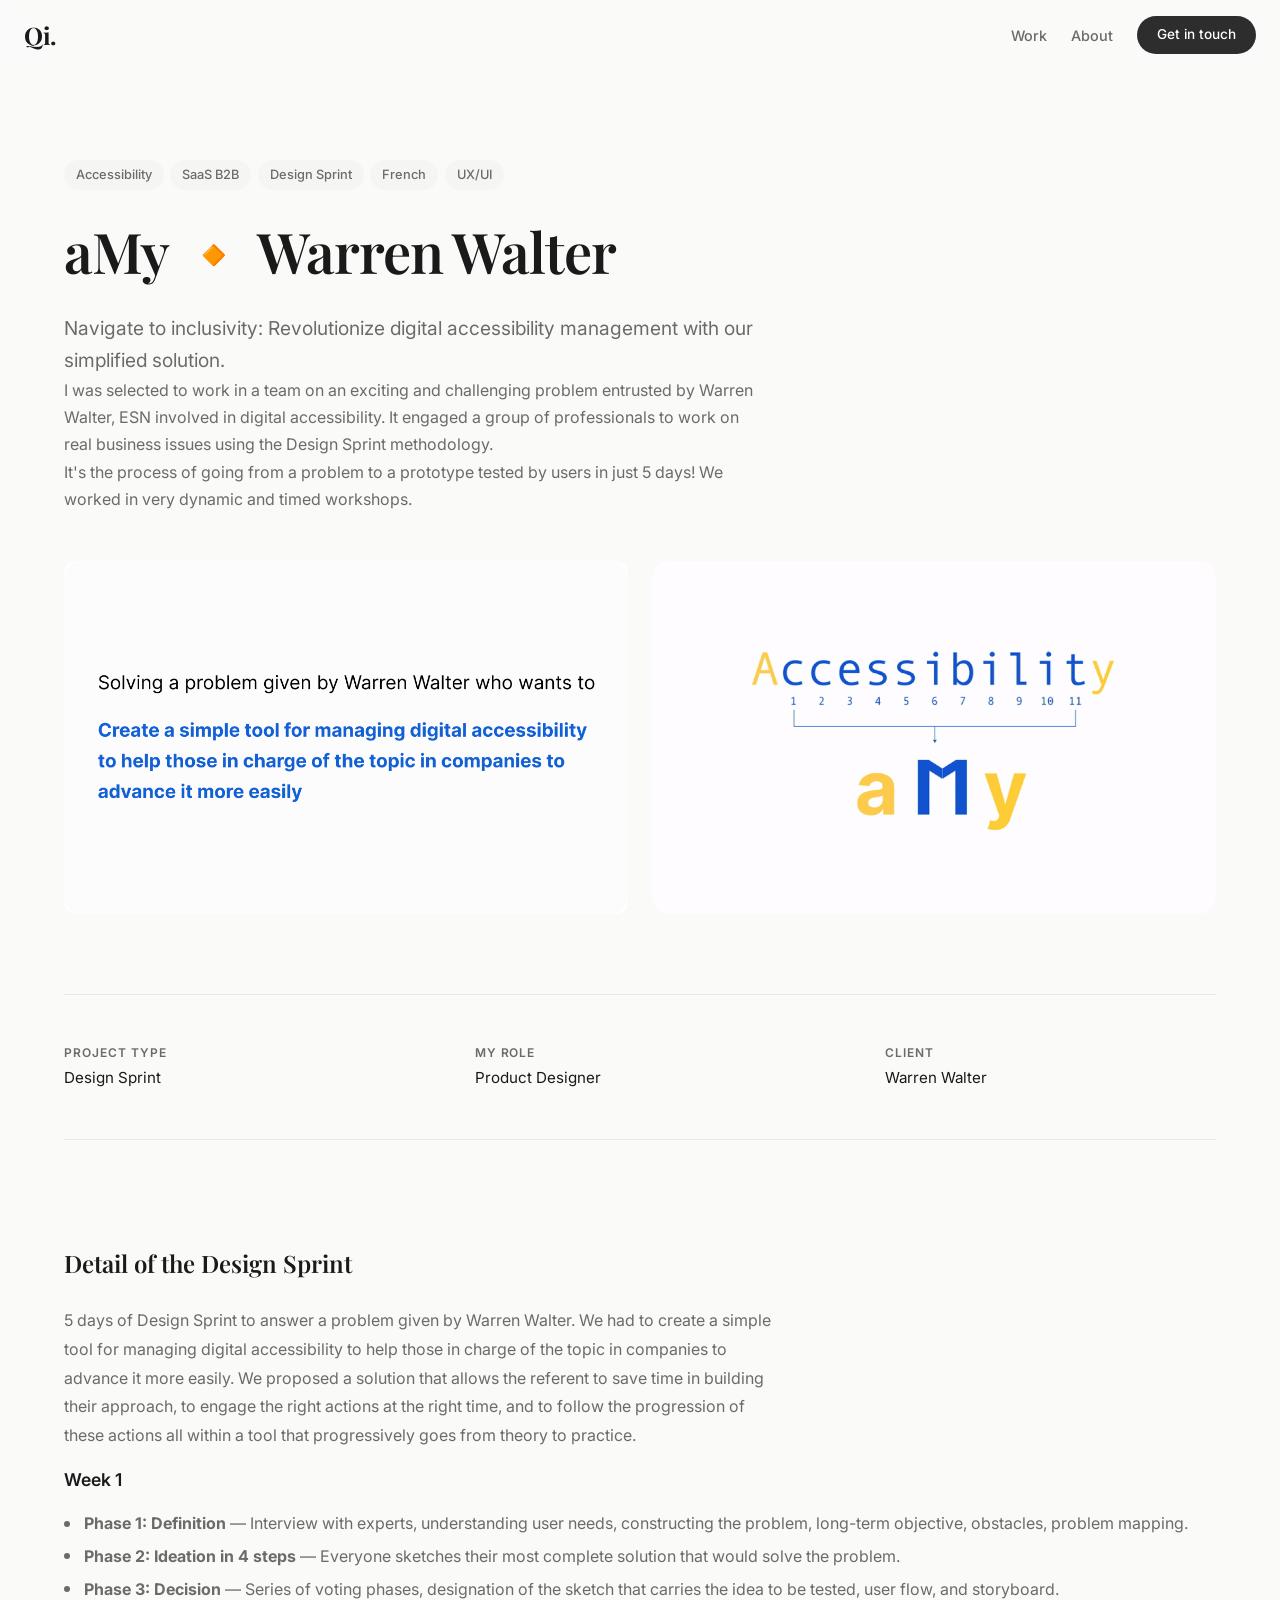
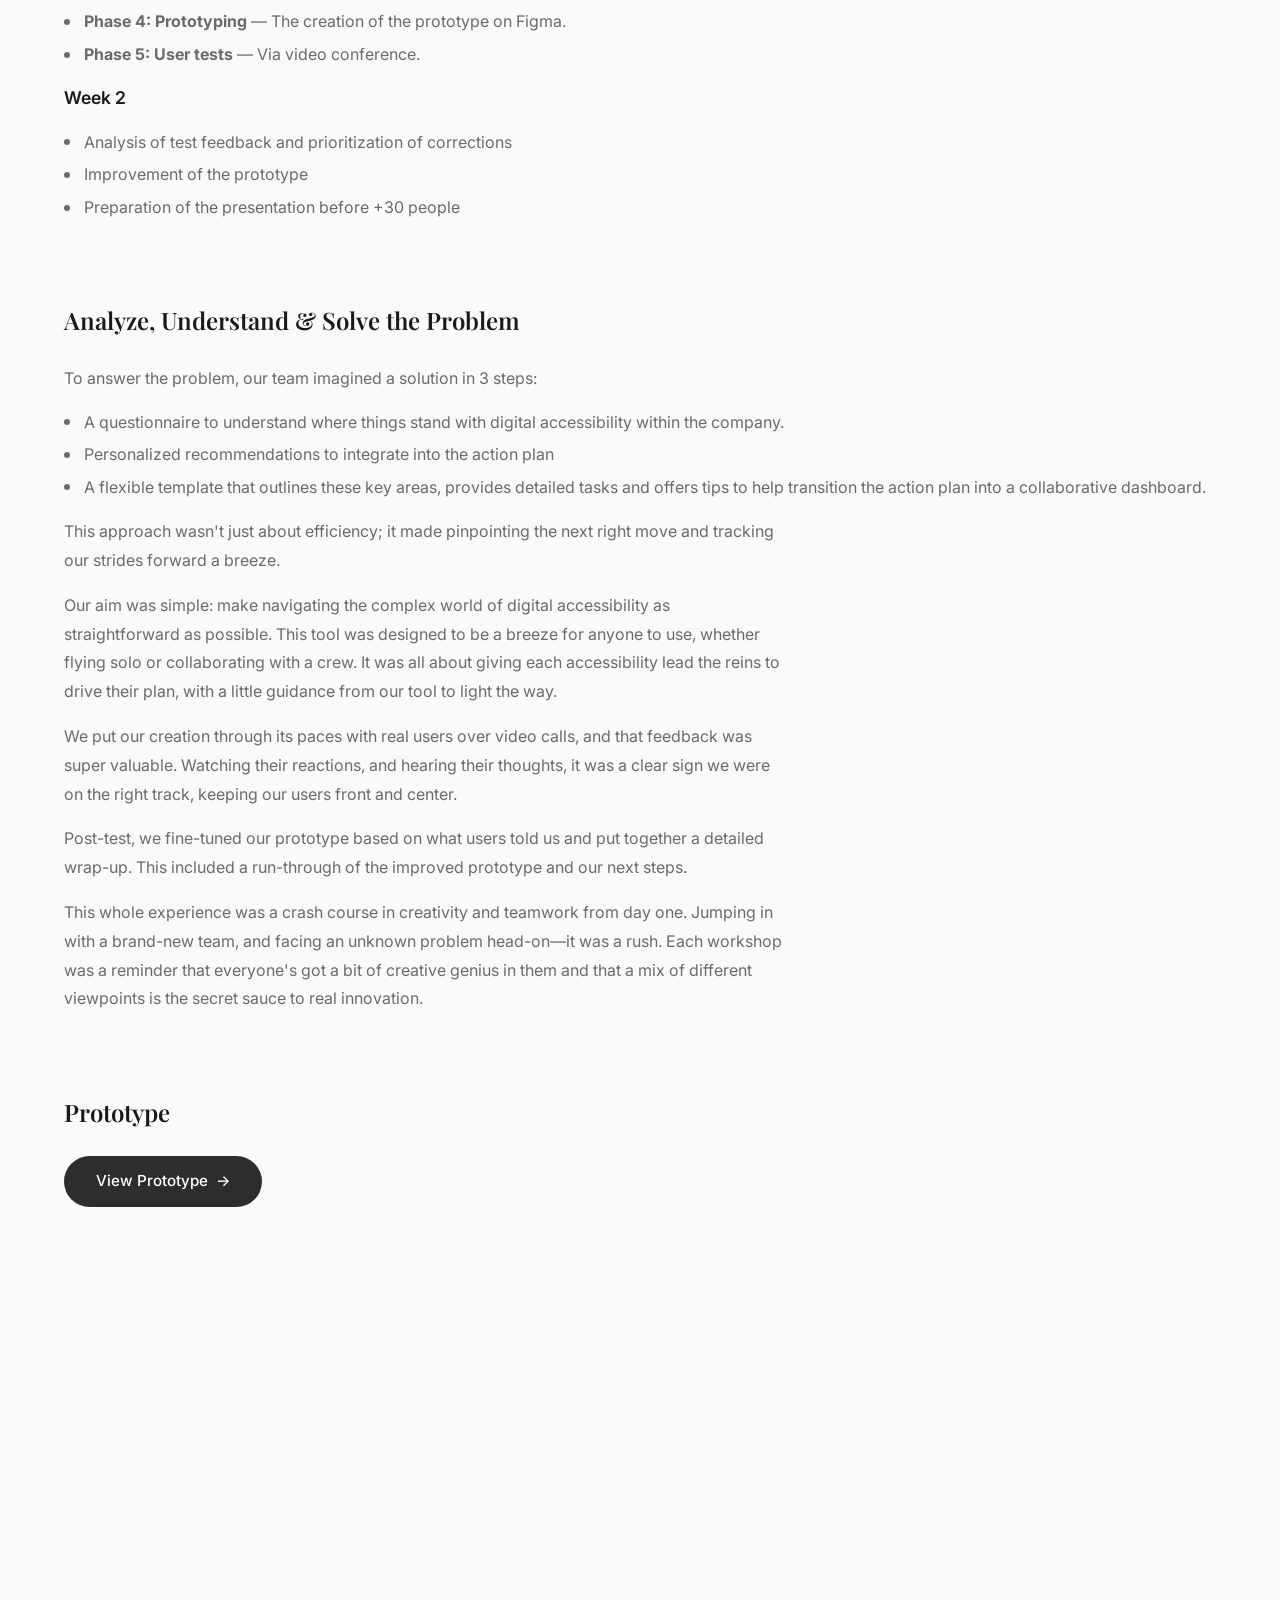
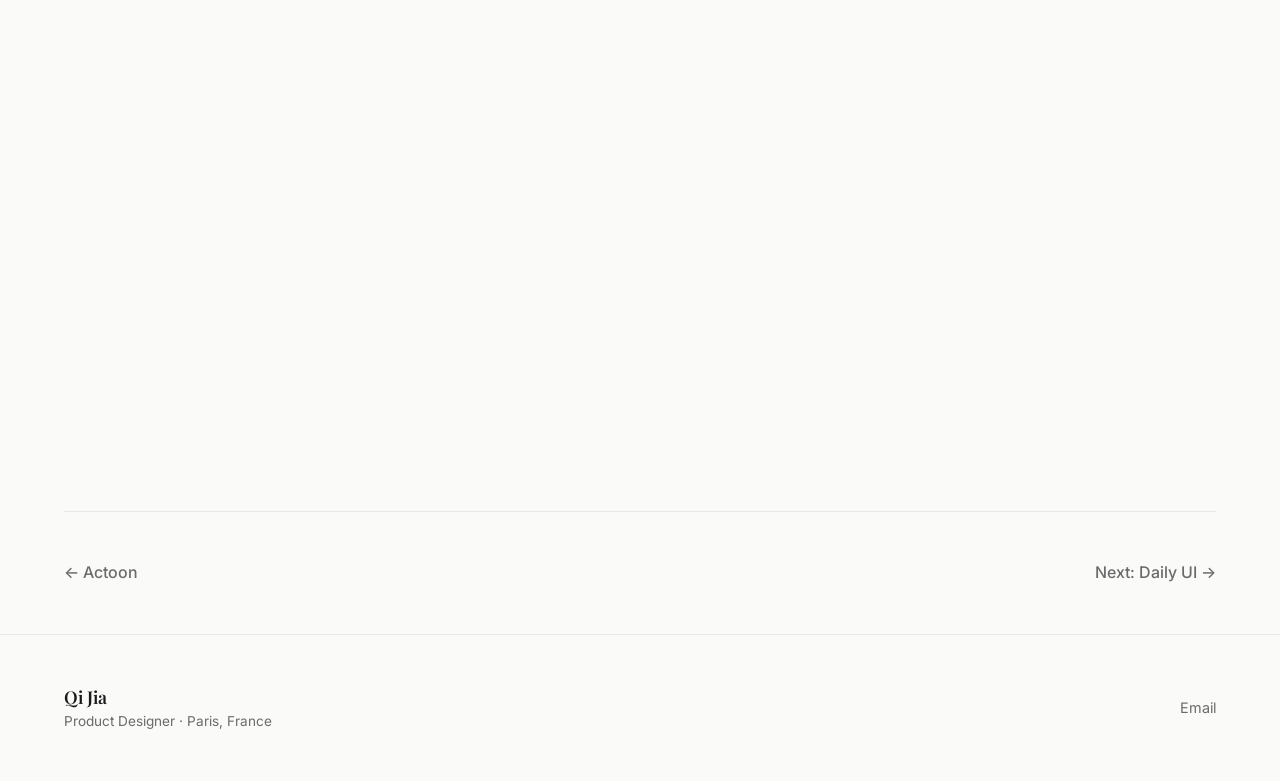
<file: projects/amy.html>
<!DOCTYPE html>
<html lang="en">
<head>
  <meta charset="UTF-8">
  <meta name="viewport" content="width=device-width, initial-scale=1.0">
  <title>aMy — Qi Jia</title>
  <meta name="description" content="I design tools and experiences that make complex things feel effortless.">
  <link rel="canonical" href="https://jiaqi0613.github.io/projects/amy.html">
  <!-- Open Graph -->
  <meta property="og:type" content="website">
  <meta property="og:url" content="https://jiaqi0613.github.io/projects/amy.html">
  <meta property="og:title" content="aMy — Qi Jia">
  <meta property="og:description" content="I design tools and experiences that make complex things feel effortless.">
  <!-- Twitter Card -->
  <meta name="twitter:card" content="summary">
  <meta name="twitter:title" content="aMy — Qi Jia">
  <meta name="twitter:description" content="I design tools and experiences that make complex things feel effortless.">
  <link rel="stylesheet" href="../styles.css">
  <link rel="preconnect" href="https://fonts.googleapis.com">
  <link rel="preconnect" href="https://fonts.gstatic.com" crossorigin>
  <link href="https://fonts.googleapis.com/css2?family=Inter:wght@400;500;600&family=Playfair+Display:wght@500;600;700&display=swap" rel="stylesheet">
  <!-- Google Analytics -->
  <script async src="https://www.googletagmanager.com/gtag/js?id=G-H3Z3Y19K49"></script>
  <script>
    window.dataLayer = window.dataLayer || [];
    function gtag(){dataLayer.push(arguments);}
    gtag('js', new Date());
    gtag('config', 'G-H3Z3Y19K49');
  </script>
</head>
<body>
  <nav class="nav" id="nav">
    <a href="../index.html" class="nav-logo">Qi.</a>
    <div class="nav-links">
      <a href="../index.html#work">Work</a>
      <a href="../index.html#about">About</a>
      <a href="mailto:jiaqi0613@gmail.com" class="nav-cta">Get in touch</a>
    </div>
  </nav>

  <section class="project-hero">
    <div class="container">
      <div class="project-hero__tags">
        <span>Accessibility</span><span>SaaS B2B</span><span>Design Sprint</span><span>French</span><span>UX/UI</span>
      </div>
      <h1>aMy 🔸 Warren Walter</h1>
      <p class="project-hero__description">Navigate to inclusivity: Revolutionize digital accessibility management with our simplified solution.</p>
      <p class="project-hero__description" style="font-size: 1rem;">I was selected to work in a team on an exciting and challenging problem entrusted by Warren Walter, ESN involved in digital accessibility. It engaged a group of professionals to work on real business issues using the Design Sprint methodology.</p>
      <p class="project-hero__description" style="font-size: 1rem;">It's the process of going from a problem to a prototype tested by users in just 5 days! We worked in very dynamic and timed workshops.</p>

      <div class="project-image-grid" style="margin-top: var(--space-lg);">
        <figure class="project-image">
          <img src="../images/amy/Background.png" alt="Problem statement — Create a simple tool for managing digital accessibility to help those in charge of the topic in companies to advance it more easily" style="background: #fff; border-radius: var(--radius);">
        </figure>
        <figure class="project-image">
          <img src="../images/amy/Mask_Group-1.png" alt="Warren Walter and Pimp My App logos — digital accessibility management tool">
        </figure>
      </div>

      <dl class="project-meta">
        <div>
          <dt>Project Type</dt>
          <dd>Design Sprint</dd>
        </div>
        <div>
          <dt>My Role</dt>
          <dd>Product Designer</dd>
        </div>
        <div>
          <dt>Client</dt>
          <dd>Warren Walter</dd>
        </div>
      </dl>
    </div>
  </section>

  <section class="container">


    <div class="project-section">
      <h2>Detail of the Design Sprint</h2>
      <p>5 days of Design Sprint to answer a problem given by Warren Walter. We had to create a simple tool for managing digital accessibility to help those in charge of the topic in companies to advance it more easily. We proposed a solution that allows the referent to save time in building their approach, to engage the right actions at the right time, and to follow the progression of these actions all within a tool that progressively goes from theory to practice.</p>

      <h3>Week 1</h3>
      <ul>
        <li><strong>Phase 1: Definition</strong> — Interview with experts, understanding user needs, constructing the problem, long-term objective, obstacles, problem mapping.</li>
        <li><strong>Phase 2: Ideation in 4 steps</strong> — Everyone sketches their most complete solution that would solve the problem.</li>
        <li><strong>Phase 3: Decision</strong> — Series of voting phases, designation of the sketch that carries the idea to be tested, user flow, and storyboard.</li>
        <li><strong>Phase 4: Prototyping</strong> — The creation of the prototype on Figma.</li>
        <li><strong>Phase 5: User tests</strong> — Via video conference.</li>
      </ul>

      <h3>Week 2</h3>
      <ul>
        <li>Analysis of test feedback and prioritization of corrections</li>
        <li>Improvement of the prototype</li>
        <li>Preparation of the presentation before +30 people</li>
      </ul>
    </div>

    <div class="project-section">
      <h2>Analyze, Understand & Solve the Problem</h2>
      <p>To answer the problem, our team imagined a solution in 3 steps:</p>
      <ul>
        <li>A questionnaire to understand where things stand with digital accessibility within the company.</li>
        <li>Personalized recommendations to integrate into the action plan</li>
        <li>A flexible template that outlines these key areas, provides detailed tasks and offers tips to help transition the action plan into a collaborative dashboard.</li>
      </ul>
      <p>This approach wasn't just about efficiency; it made pinpointing the next right move and tracking our strides forward a breeze.</p>
      <p>Our aim was simple: make navigating the complex world of digital accessibility as straightforward as possible. This tool was designed to be a breeze for anyone to use, whether flying solo or collaborating with a crew. It was all about giving each accessibility lead the reins to drive their plan, with a little guidance from our tool to light the way.</p>
      <p>We put our creation through its paces with real users over video calls, and that feedback was super valuable. Watching their reactions, and hearing their thoughts, it was a clear sign we were on the right track, keeping our users front and center.</p>
      <p>Post-test, we fine-tuned our prototype based on what users told us and put together a detailed wrap-up. This included a run-through of the improved prototype and our next steps.</p>
      <p>This whole experience was a crash course in creativity and teamwork from day one. Jumping in with a brand-new team, and facing an unknown problem head-on—it was a rush. Each workshop was a reminder that everyone's got a bit of creative genius in them and that a mix of different viewpoints is the secret sauce to real innovation.</p>
    </div>

    <div class="project-section">
      <h2>Prototype</h2>
      <a href="https://www.figma.com/proto/y1JYgRs7SgNkp3bzX02HiR/aMy?node-id=1-2016&t=dHxzwKONpCzLTTNl-0&scaling=scale-down&content-scaling=fixed&page-id=0%3A1&starting-point-node-id=1%3A2016" target="_blank" rel="noopener" class="btn">View Prototype <span>&rarr;</span></a>
      <div style="width: 100%; margin-top: var(--space-md); border-radius: var(--radius); overflow: hidden; height: 800px;">
        <iframe style="width: 100%; height: 100%; border: none;" src="https://www.figma.com/embed?embed_host=share&url=https://www.figma.com/proto/y1JYgRs7SgNkp3bzX02HiR/aMy?node-id=1-2016&t=dHxzwKONpCzLTTNl-0&scaling=scale-down&content-scaling=fixed&page-id=0%3A1&starting-point-node-id=1%3A2016" allowfullscreen></iframe>
      </div>
    </div>

    <nav class="project-nav">
      <a href="actoon.html">&larr; Actoon</a>
      <a href="daily-ui.html">Next: Daily UI &rarr;</a>
    </nav>
  </section>

  <footer class="footer">
    <div class="container footer-inner">
      <div>
        <p class="footer-name">Qi Jia</p>
        <p class="footer-role">Product Designer &middot; Paris, France</p>
      </div>
      <div class="footer-links">
        <a href="mailto:jiaqi0613@gmail.com">Email</a>
      </div>
    </div>
  </footer>

  <script src="../script.js"></script>
</body>
</html>
</file>
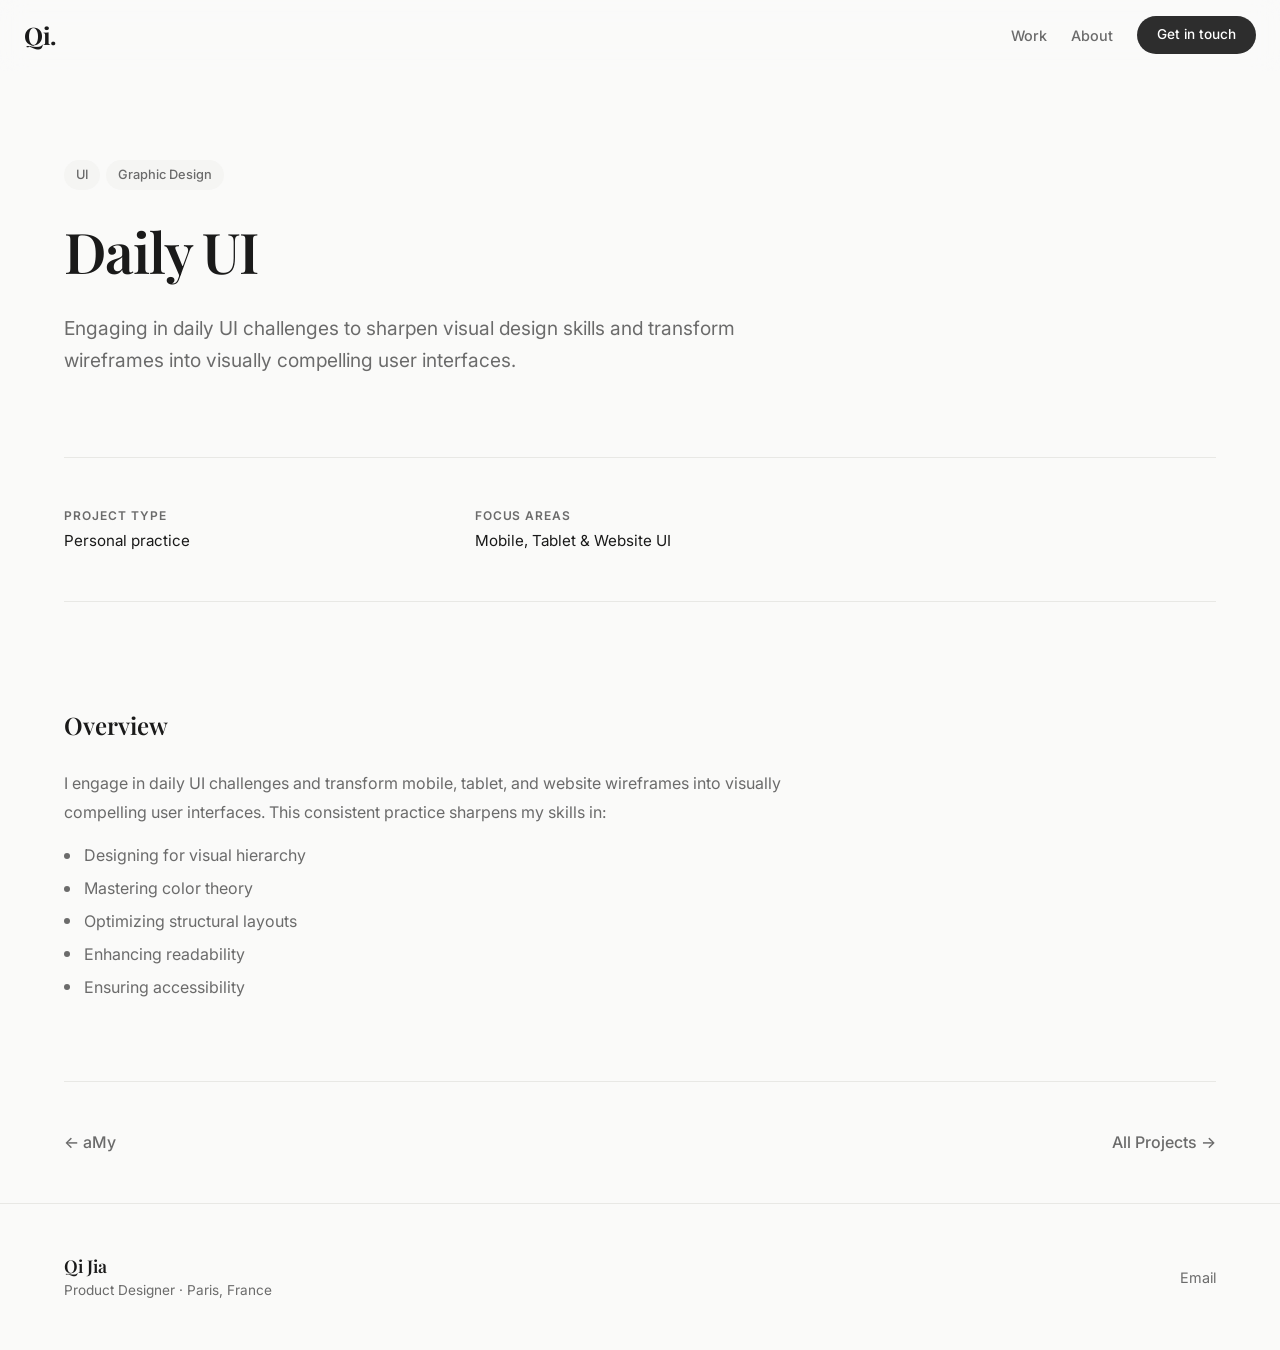
<file: projects/daily-ui.html>
<!DOCTYPE html>
<html lang="en">
<head>
  <meta charset="UTF-8">
  <meta name="viewport" content="width=device-width, initial-scale=1.0">
  <title>Daily UI — Qi Jia</title>
  <meta name="description" content="I design tools and experiences that make complex things feel effortless.">
  <link rel="canonical" href="https://jiaqi0613.github.io/projects/daily-ui.html">
  <!-- Open Graph -->
  <meta property="og:type" content="website">
  <meta property="og:url" content="https://jiaqi0613.github.io/projects/daily-ui.html">
  <meta property="og:title" content="Daily UI — Qi Jia">
  <meta property="og:description" content="I design tools and experiences that make complex things feel effortless.">
  <!-- Twitter Card -->
  <meta name="twitter:card" content="summary">
  <meta name="twitter:title" content="Daily UI — Qi Jia">
  <meta name="twitter:description" content="I design tools and experiences that make complex things feel effortless.">
  <link rel="stylesheet" href="../styles.css">
  <link rel="preconnect" href="https://fonts.googleapis.com">
  <link rel="preconnect" href="https://fonts.gstatic.com" crossorigin>
  <link href="https://fonts.googleapis.com/css2?family=Inter:wght@400;500;600&family=Playfair+Display:wght@500;600;700&display=swap" rel="stylesheet">
  <!-- Google Analytics -->
  <script async src="https://www.googletagmanager.com/gtag/js?id=G-H3Z3Y19K49"></script>
  <script>
    window.dataLayer = window.dataLayer || [];
    function gtag(){dataLayer.push(arguments);}
    gtag('js', new Date());
    gtag('config', 'G-H3Z3Y19K49');
  </script>
</head>
<body>
  <nav class="nav" id="nav">
    <a href="../index.html" class="nav-logo">Qi.</a>
    <div class="nav-links">
      <a href="../index.html#work">Work</a>
      <a href="../index.html#about">About</a>
      <a href="mailto:jiaqi0613@gmail.com" class="nav-cta">Get in touch</a>
    </div>
  </nav>

  <section class="project-hero">
    <div class="container">
      <div class="project-hero__tags">
        <span>UI</span><span>Graphic Design</span>
      </div>
      <h1>Daily UI</h1>
      <p class="project-hero__description">Engaging in daily UI challenges to sharpen visual design skills and transform wireframes into visually compelling user interfaces.</p>

      <dl class="project-meta">
        <div>
          <dt>Project Type</dt>
          <dd>Personal practice</dd>
        </div>
        <div>
          <dt>Focus Areas</dt>
          <dd>Mobile, Tablet & Website UI</dd>
        </div>
      </dl>
    </div>
  </section>

  <section class="container">
    <div class="project-section">
      <h2>Overview</h2>
      <p>I engage in daily UI challenges and transform mobile, tablet, and website wireframes into visually compelling user interfaces. This consistent practice sharpens my skills in:</p>
      <ul>
        <li>Designing for visual hierarchy</li>
        <li>Mastering color theory</li>
        <li>Optimizing structural layouts</li>
        <li>Enhancing readability</li>
        <li>Ensuring accessibility</li>
      </ul>
    </div>

    <nav class="project-nav">
      <a href="amy.html">&larr; aMy</a>
      <a href="../index.html">All Projects &rarr;</a>
    </nav>
  </section>

  <footer class="footer">
    <div class="container footer-inner">
      <div>
        <p class="footer-name">Qi Jia</p>
        <p class="footer-role">Product Designer &middot; Paris, France</p>
      </div>
      <div class="footer-links">
        <a href="mailto:jiaqi0613@gmail.com">Email</a>
      </div>
    </div>
  </footer>

  <script src="../script.js"></script>
</body>
</html>
</file>
<file: styles.css>
/* ================================
   Design Tokens
   ================================ */
:root {
  --color-bg: #FAFAF9;
  --color-surface: #FFFFFF;
  --color-text: #1A1A1A;
  --color-text-secondary: #6B6B6B;
  --color-accent: #2D2D2D;
  --color-border: #E8E8E5;
  --color-hover: #F5F5F3;

  --font-sans: 'Inter', -apple-system, BlinkMacSystemFont, sans-serif;
  --font-serif: 'Playfair Display', Georgia, serif;

  --space-xs: 0.5rem;
  --space-sm: 1rem;
  --space-md: 1.5rem;
  --space-lg: 3rem;
  --space-xl: 5rem;
  --space-2xl: 8rem;

  --max-width: 1200px;
  --radius: 12px;
  --radius-lg: 20px;

  --transition: 0.3s cubic-bezier(0.4, 0, 0.2, 1);
}

/* ================================
   Reset & Base
   ================================ */
*, *::before, *::after {
  margin: 0;
  padding: 0;
  box-sizing: border-box;
}

html {
  scroll-behavior: smooth;
  -webkit-font-smoothing: antialiased;
}

body {
  font-family: var(--font-sans);
  font-size: 1rem;
  line-height: 1.6;
  color: var(--color-text);
  background: var(--color-bg);
}

a {
  color: inherit;
  text-decoration: none;
}

img {
  max-width: 100%;
  display: block;
}

.container {
  max-width: var(--max-width);
  margin: 0 auto;
  padding: 0 var(--space-md);
}

/* ================================
   Navigation
   ================================ */
.nav {
  position: fixed;
  top: 0;
  left: 0;
  right: 0;
  z-index: 100;
  display: flex;
  justify-content: space-between;
  align-items: center;
  padding: var(--space-sm) var(--space-md);
  background: rgba(250, 250, 249, 0.85);
  backdrop-filter: blur(12px);
  -webkit-backdrop-filter: blur(12px);
  border-bottom: 1px solid transparent;
  transition: border-color var(--transition);
}

.nav.scrolled {
  border-bottom-color: var(--color-border);
}

.nav-logo {
  font-family: var(--font-serif);
  font-size: 1.5rem;
  font-weight: 700;
  letter-spacing: -0.02em;
}

.nav-links {
  display: flex;
  align-items: center;
  gap: var(--space-md);
}

.nav-links a {
  font-size: 0.9rem;
  font-weight: 500;
  color: var(--color-text-secondary);
  transition: color var(--transition);
}

.nav-links a:hover {
  color: var(--color-text);
}

.nav-cta {
  background: var(--color-accent);
  color: #fff !important;
  padding: 0.5rem 1.25rem;
  border-radius: 100px;
  font-size: 0.85rem !important;
  transition: transform var(--transition), opacity var(--transition);
}

.nav-cta:hover {
  opacity: 0.85;
  transform: translateY(-1px);
}

/* ================================
   Hero
   ================================ */
.hero {
  min-height: 90vh;
  display: flex;
  align-items: center;
  padding: var(--space-2xl) 0 var(--space-xl);
}

.hero-greeting {
  font-size: 1.25rem;
  color: var(--color-text-secondary);
  margin-bottom: var(--space-sm);
}

.wave {
  display: inline-block;
  animation: wave 2.5s ease-in-out infinite;
  transform-origin: 70% 70%;
}

@keyframes wave {
  0%, 100% { transform: rotate(0deg); }
  10% { transform: rotate(14deg); }
  20% { transform: rotate(-8deg); }
  30% { transform: rotate(14deg); }
  40% { transform: rotate(-4deg); }
  50% { transform: rotate(10deg); }
  60% { transform: rotate(0deg); }
}

.hero-title {
  font-family: var(--font-serif);
  font-size: clamp(1.75rem, 3.5vw, 2.5rem);
  font-weight: 600;
  line-height: 1.25;
  letter-spacing: -0.02em;
  max-width: 800px;
  margin-bottom: 0.5rem;
}

.hero-title em {
  font-style: normal;
  background: linear-gradient(135deg, #667eea 0%, #764ba2 100%);
  -webkit-background-clip: text;
  -webkit-text-fill-color: transparent;
  background-clip: text;
}

.typewriter {
  font-family: var(--font-serif);
  font-size: clamp(2rem, 6vw, 4.5rem);
  font-weight: 600;
  font-style: italic;
  letter-spacing: -0.02em;
  white-space: nowrap;
  background: linear-gradient(135deg, #667eea 0%, #764ba2 100%);
  -webkit-background-clip: text;
  -webkit-text-fill-color: transparent;
  background-clip: text;
  margin-bottom: var(--space-sm);
  min-height: 1.2em;
  overflow: visible;
  padding-top: 0.1em;
}

.typewriter__cursor {
  display: inline-block;
  width: 3px;
  height: 0.85em;
  background: linear-gradient(135deg, #667eea 0%, #764ba2 100%);
  margin-left: 8px;
  vertical-align: baseline;
  transform: skewX(-12deg);
  animation: blink 0.7s step-end infinite;
}

@keyframes blink {
  0%, 100% { opacity: 1; }
  50% { opacity: 0; }
}

.hero-tagline {
  font-size: 1.1rem;
  font-weight: 500;
  line-height: 1.7;
  color: var(--color-text-secondary);
  max-width: 700px;
  margin-bottom: var(--space-sm);
}

.hero-body {
  font-size: 0.95rem;
  line-height: 1.8;
  color: var(--color-text-secondary);
  max-width: 650px;
  margin-bottom: var(--space-sm);
}

.hero-body:last-of-type {
  margin-bottom: var(--space-lg);
}

.hero-subtitle {
  font-size: 1.15rem;
  line-height: 1.7;
  color: var(--color-text-secondary);
  max-width: 600px;
  margin-bottom: var(--space-lg);
}

.btn {
  display: inline-flex;
  align-items: center;
  gap: 0.5rem;
  background: var(--color-accent);
  color: #fff;
  padding: 0.85rem 2rem;
  border-radius: 100px;
  font-size: 0.95rem;
  font-weight: 500;
  transition: transform var(--transition), box-shadow var(--transition);
}

.btn:hover {
  transform: translateY(-2px);
  box-shadow: 0 8px 24px rgba(0, 0, 0, 0.12);
}

.btn span {
  transition: transform var(--transition);
}

.btn:hover span {
  transform: translateX(4px);
}

/* ================================
   Section Title
   ================================ */
.section-title {
  font-family: var(--font-serif);
  font-size: clamp(1.75rem, 3vw, 2.5rem);
  font-weight: 600;
  letter-spacing: -0.02em;
  margin-bottom: var(--space-lg);
}

/* ================================
   Projects Grid
   ================================ */
.work {
  padding: var(--space-xl) 0 var(--space-2xl);
}

.projects-grid {
  display: grid;
  grid-template-columns: repeat(2, 1fr);
  gap: var(--space-md);
}

.project-card {
  background: var(--color-surface);
  border-radius: var(--radius-lg);
  overflow: hidden;
  border: 1px solid var(--color-border);
  transition: transform var(--transition), box-shadow var(--transition);
  display: flex;
  flex-direction: column;
}

.project-card:hover {
  transform: translateY(-4px);
  box-shadow: 0 12px 40px rgba(0, 0, 0, 0.08);
}

.project-card__image {
  height: 240px;
  display: flex;
  align-items: center;
  justify-content: center;
  position: relative;
  overflow: hidden;
}

.project-card--large .project-card__image {
  height: 300px;
}

.project-card__image img {
  width: 100%;
  height: 100%;
  object-fit: contain;
  padding: var(--space-md);
  transition: transform var(--transition);
}

.project-card:hover .project-card__image img {
  transform: scale(1.03);
}

.project-card__emoji {
  font-size: 4rem;
  transition: transform var(--transition);
}

.project-card:hover .project-card__emoji {
  transform: scale(1.15);
}

.project-card__content {
  padding: var(--space-md);
  flex: 1;
  display: flex;
  flex-direction: column;
  gap: 0.5rem;
}

.project-card__tags {
  display: flex;
  flex-wrap: wrap;
  gap: 0.4rem;
}

.project-card__tags span {
  font-size: 0.75rem;
  font-weight: 500;
  color: var(--color-text-secondary);
  background: var(--color-hover);
  padding: 0.2rem 0.6rem;
  border-radius: 100px;
}

.project-card__content h3 {
  font-family: var(--font-serif);
  font-size: 1.35rem;
  font-weight: 600;
  letter-spacing: -0.01em;
}

.project-card__content p {
  font-size: 0.9rem;
  color: var(--color-text-secondary);
  line-height: 1.5;
}

/* ================================
   About
   ================================ */
.about {
  padding: var(--space-xl) 0 var(--space-2xl);
  background: var(--color-surface);
  border-top: 1px solid var(--color-border);
}

.about-grid {
  display: grid;
  grid-template-columns: 1fr 1fr;
  gap: var(--space-xl);
  align-items: start;
}

.about-lead {
  font-size: 1.25rem;
  font-weight: 500;
  line-height: 1.6;
  margin-bottom: var(--space-sm);
}

.about-text p {
  color: var(--color-text-secondary);
  margin-bottom: var(--space-sm);
  line-height: 1.7;
}

.experience-block {
  margin-bottom: var(--space-lg);
}

.experience-block h3 {
  font-size: 0.8rem;
  font-weight: 600;
  text-transform: uppercase;
  letter-spacing: 0.08em;
  color: var(--color-text-secondary);
  margin-bottom: var(--space-sm);
}

.experience-item {
  display: flex;
  flex-direction: column;
  margin-bottom: var(--space-sm);
  padding-left: var(--space-sm);
  border-left: 2px solid var(--color-border);
}

.experience-role {
  font-weight: 600;
  font-size: 0.95rem;
}

.experience-company {
  font-size: 0.9rem;
  color: var(--color-text-secondary);
}

.experience-date {
  font-size: 0.8rem;
  color: var(--color-text-secondary);
}

.notable-projects {
  font-size: 0.9rem;
  color: var(--color-text-secondary);
  line-height: 1.7;
}

.notable-projects a {
  text-decoration: underline;
  transition: color var(--transition);
}

/* ================================
   Footer
   ================================ */
.footer {
  padding: var(--space-lg) 0;
  border-top: 1px solid var(--color-border);
}

.footer-inner {
  display: flex;
  justify-content: space-between;
  align-items: center;
}

.footer-name {
  font-family: var(--font-serif);
  font-size: 1.1rem;
  font-weight: 600;
}

.footer-role {
  font-size: 0.85rem;
  color: var(--color-text-secondary);
}

.footer-links {
  display: flex;
  gap: var(--space-md);
}

.footer-links a {
  font-size: 0.9rem;
  color: var(--color-text-secondary);
  transition: color var(--transition);
}

.footer-links a:hover {
  color: var(--color-text);
}

/* ================================
   Project Detail Page
   ================================ */
.project-hero {
  padding: calc(var(--space-2xl) + 2rem) 0 var(--space-xl);
}

.project-hero__tags {
  display: flex;
  flex-wrap: wrap;
  gap: 0.4rem;
  margin-bottom: var(--space-sm);
}

.project-hero__tags span {
  font-size: 0.8rem;
  font-weight: 500;
  color: var(--color-text-secondary);
  background: var(--color-hover);
  padding: 0.3rem 0.75rem;
  border-radius: 100px;
}

.project-hero h1 {
  font-family: var(--font-serif);
  font-size: clamp(2rem, 4.5vw, 3.5rem);
  font-weight: 600;
  letter-spacing: -0.02em;
  margin-bottom: var(--space-sm);
}

.project-hero__description {
  font-size: 1.2rem;
  color: var(--color-text-secondary);
  max-width: 700px;
  line-height: 1.7;
}

.project-meta {
  display: grid;
  grid-template-columns: repeat(3, 1fr);
  column-gap: var(--space-xl);
  row-gap: var(--space-lg);
  padding: var(--space-lg) 0;
  margin-top: var(--space-xl);
  border-top: 1px solid var(--color-border);
  border-bottom: 1px solid var(--color-border);
  margin-bottom: var(--space-md);
}

.project-meta dt {
  font-size: 0.75rem;
  font-weight: 600;
  text-transform: uppercase;
  letter-spacing: 0.08em;
  color: var(--color-text-secondary);
  margin-bottom: 0.25rem;
}

.project-meta dd {
  font-size: 0.95rem;
}

.project-section {
  margin-bottom: var(--space-xl);
}

.project-section h2 {
  font-family: var(--font-serif);
  font-size: 1.5rem;
  font-weight: 600;
  margin-bottom: var(--space-md);
}

.project-section h3 {
  font-size: 1.1rem;
  font-weight: 600;
  margin-bottom: var(--space-sm);
}

.project-section p {
  color: var(--color-text-secondary);
  line-height: 1.8;
  margin-bottom: var(--space-sm);
  max-width: 720px;
}

.project-section ul {
  list-style: none;
  padding: 0;
  margin-bottom: var(--space-sm);
}

.project-section ul li {
  position: relative;
  padding-left: 1.25rem;
  color: var(--color-text-secondary);
  line-height: 1.7;
  margin-bottom: 0.35rem;
}

.project-section ul li::before {
  content: '';
  position: absolute;
  left: 0;
  top: 0.65rem;
  width: 6px;
  height: 6px;
  background: var(--color-text-secondary);
  border-radius: 50%;
}

.quote-grid {
  display: grid;
  grid-template-columns: repeat(auto-fit, minmax(280px, 1fr));
  gap: var(--space-sm);
  margin: var(--space-md) 0;
}

.quote-card {
  background: var(--color-hover);
  border-radius: var(--radius);
  padding: var(--space-md);
  font-size: 0.9rem;
  color: var(--color-text-secondary);
  line-height: 1.6;
  font-style: normal;
  border-left: 3px solid var(--color-border);
}

.insight-grid {
  display: grid;
  grid-template-columns: repeat(auto-fit, minmax(220px, 1fr));
  gap: var(--space-sm);
  margin: var(--space-md) 0;
}

.insight-card {
  background: var(--color-surface);
  border: 1px solid var(--color-border);
  border-radius: var(--radius);
  padding: var(--space-md);
}

.insight-card__icon {
  font-size: 1.5rem;
  margin-bottom: 0.5rem;
}

.insight-card h4 {
  font-size: 0.95rem;
  font-weight: 600;
  margin-bottom: 0.35rem;
}

.insight-card p {
  font-size: 0.85rem;
  margin-bottom: 0 !important;
}

.project-image {
  margin: var(--space-md) 0;
  text-align: left;
}

.project-image img {
  border-radius: var(--radius);
  max-width: 100%;
}

.project-image-grid {
  justify-items: start;
}

.project-image-grid .project-image img {
  max-width: 100%;
}

.project-image-grid {
  display: grid;
  grid-template-columns: repeat(2, 1fr);
  gap: var(--space-md);
  margin: var(--space-md) 0;
}

.project-image-grid .project-image {
  margin: 0;
}

.project-image-row {
  display: grid;
  grid-template-columns: repeat(3, 1fr);
  gap: var(--space-md);
  margin: var(--space-md) 0;
}

.project-image-row .project-image {
  margin: 0;
}

.project-image-row .project-image img {
  height: 100%;
  object-fit: cover;
}

.project-image-grid--compact {
  grid-template-columns: repeat(3, 1fr);
  gap: var(--space-sm);
}

.design-system-grid {
  display: grid;
  grid-template-columns: 1fr 2fr;
  gap: var(--space-sm);
  margin: var(--space-md) 0;
}

.design-system-grid figure {
  margin: 0;
}

.design-system-grid img {
  width: 100%;
  height: 100%;
  object-fit: cover;
  object-position: left;
  border-radius: var(--radius);
}

.design-system-grid__tall img {
  height: 100%;
}

.design-system-grid__right {
  display: grid;
  grid-template-columns: 1fr 1fr;
  gap: var(--space-sm);
}

@media (max-width: 768px) {
  .design-system-grid {
    grid-template-columns: 1fr;
  }
}

.project-image-grid--gifs {
  gap: var(--space-xl);
  max-width: 900px;
  margin-top: var(--space-lg) !important;
}

.project-image-grid--gifs .project-image {
  text-align: center;
}

.project-image-grid--gifs .project-image figcaption {
  font-size: 1rem;
  font-weight: 600;
  opacity: 1;
  margin-bottom: var(--space-sm);
}

.project-image-grid--gifs .project-image img {
  max-width: 400px;
}

.project-image-row--compact {
  max-width: 720px;
  gap: var(--space-sm);
}

.project-image-row--compact .project-image img {
  max-height: 180px;
  object-fit: cover;
}

@media (max-width: 768px) {
  .project-image-grid,
  .project-image-row {
    grid-template-columns: 1fr;
  }
}

.competitor-card {
  display: grid;
  grid-template-columns: 1fr 350px;
  gap: var(--space-md);
  align-items: start;
  padding: var(--space-md) 0;
  border-bottom: 1px solid var(--color-border);
}

.competitor-card:last-child {
  border-bottom: none;
}

.competitor-card__copy h3 {
  font-size: 1.1rem;
  font-weight: 600;
  margin-bottom: 0.5rem;
}

.competitor-card__copy p {
  margin-bottom: 0.25rem;
}

.competitor-card__copy ul {
  margin-bottom: var(--space-xs);
}

.competitor-card__image {
  margin: 0;
}

.competitor-card__image img {
  border-radius: var(--radius);
  max-width: 150px;
  object-fit: contain;
}

.competitor-card__image--landscape img {
  max-width: 350px;
}

@media (max-width: 768px) {
  .competitor-card {
    grid-template-columns: 1fr;
  }

  .competitor-card__image {
    max-width: 250px;
  }
}

.section-with-aside {
  display: grid;
  grid-template-columns: 1fr 280px;
  gap: var(--space-lg);
  align-items: start;
}

.case-study-stack {
  position: relative;
  width: 280px;
  aspect-ratio: 3 / 3.5;
}

.case-study-stack img {
  position: absolute;
  width: 220px;
  border-radius: 6px;
  box-shadow: 0 4px 20px rgba(0, 0, 0, 0.12);
}

.case-study-stack__back {
  top: 0;
  right: 0;
}

.case-study-stack__front {
  top: 30px;
  left: 0;
}

.section-with-aside--wide {
  grid-template-columns: 1fr 1fr;
}

@media (max-width: 768px) {
  .section-with-aside,
  .section-with-aside--wide {
    grid-template-columns: 1fr;
  }

  .case-study-stack {
    width: 220px;
    aspect-ratio: 3 / 3.5;
  }

  .case-study-stack img {
    width: 180px;
  }
}

.persona-flow-grid {
  display: grid;
  grid-template-columns: 1fr 3fr;
  gap: var(--space-md);
  align-items: stretch;
  margin: var(--space-md) 0;
}

.persona-flow-grid__personas {
  display: flex;
  flex-direction: column;
  justify-content: space-between;
  height: 100%;
}

.persona-flow-grid__personas .project-image {
  margin: 0;
}

.persona-flow-grid__flow {
  margin: 0;
}

.persona-flow-grid__flow img {
  width: 100%;
  object-fit: contain;
}

@media (max-width: 768px) {
  .persona-flow-grid {
    grid-template-columns: 1fr;
  }
}

.need-card {
  display: grid;
  grid-template-columns: 1fr 2fr;
  gap: var(--space-md);
  align-items: start;
  padding: var(--space-md) 0;
  border-bottom: 1px solid var(--color-border);
}

.need-card:last-of-type {
  border-bottom: none;
}

.need-card__copy h3 {
  font-size: 1.1rem;
  font-weight: 600;
  margin-bottom: 0.5rem;
}

.need-card__image {
  margin: 0;
}

.need-card__image img {
  width: 100%;
  border-radius: var(--radius);
}

@media (max-width: 768px) {
  .need-card {
    grid-template-columns: 1fr;
  }
}

.problem-statement {
  font-size: 1.35rem;
  line-height: 1.7;
  max-width: 720px;
}

.project-nav {
  display: flex;
  justify-content: space-between;
  align-items: center;
  padding: var(--space-lg) 0;
  border-top: 1px solid var(--color-border);
  margin-top: var(--space-xl);
}

.project-nav a {
  font-weight: 500;
  color: var(--color-text-secondary);
  transition: color var(--transition);
}

.project-nav a:hover {
  color: var(--color-text);
}

/* ================================
   Animations
   ================================ */
.fade-in {
  opacity: 0;
  transform: translateY(20px);
  transition: opacity 0.6s ease, transform 0.6s ease;
}

.fade-in.visible {
  opacity: 1;
  transform: translateY(0);
}

/* ================================
   Responsive
   ================================ */
@media (max-width: 768px) {
  .hero {
    min-height: auto;
    padding: calc(var(--space-2xl) + 1rem) 0 var(--space-lg);
  }

  .projects-grid {
    grid-template-columns: 1fr;
  }

  .project-card__image,
  .project-card--large .project-card__image {
    height: 200px;
  }

  .about-grid {
    grid-template-columns: 1fr;
    gap: var(--space-lg);
  }

  .footer-inner {
    flex-direction: column;
    gap: var(--space-sm);
    text-align: center;
  }

  .nav-links a:not(.nav-cta) {
    display: none;
  }

  .project-meta {
    grid-template-columns: 1fr 1fr;
  }

  .quote-grid {
    grid-template-columns: 1fr;
  }
}
</file>
